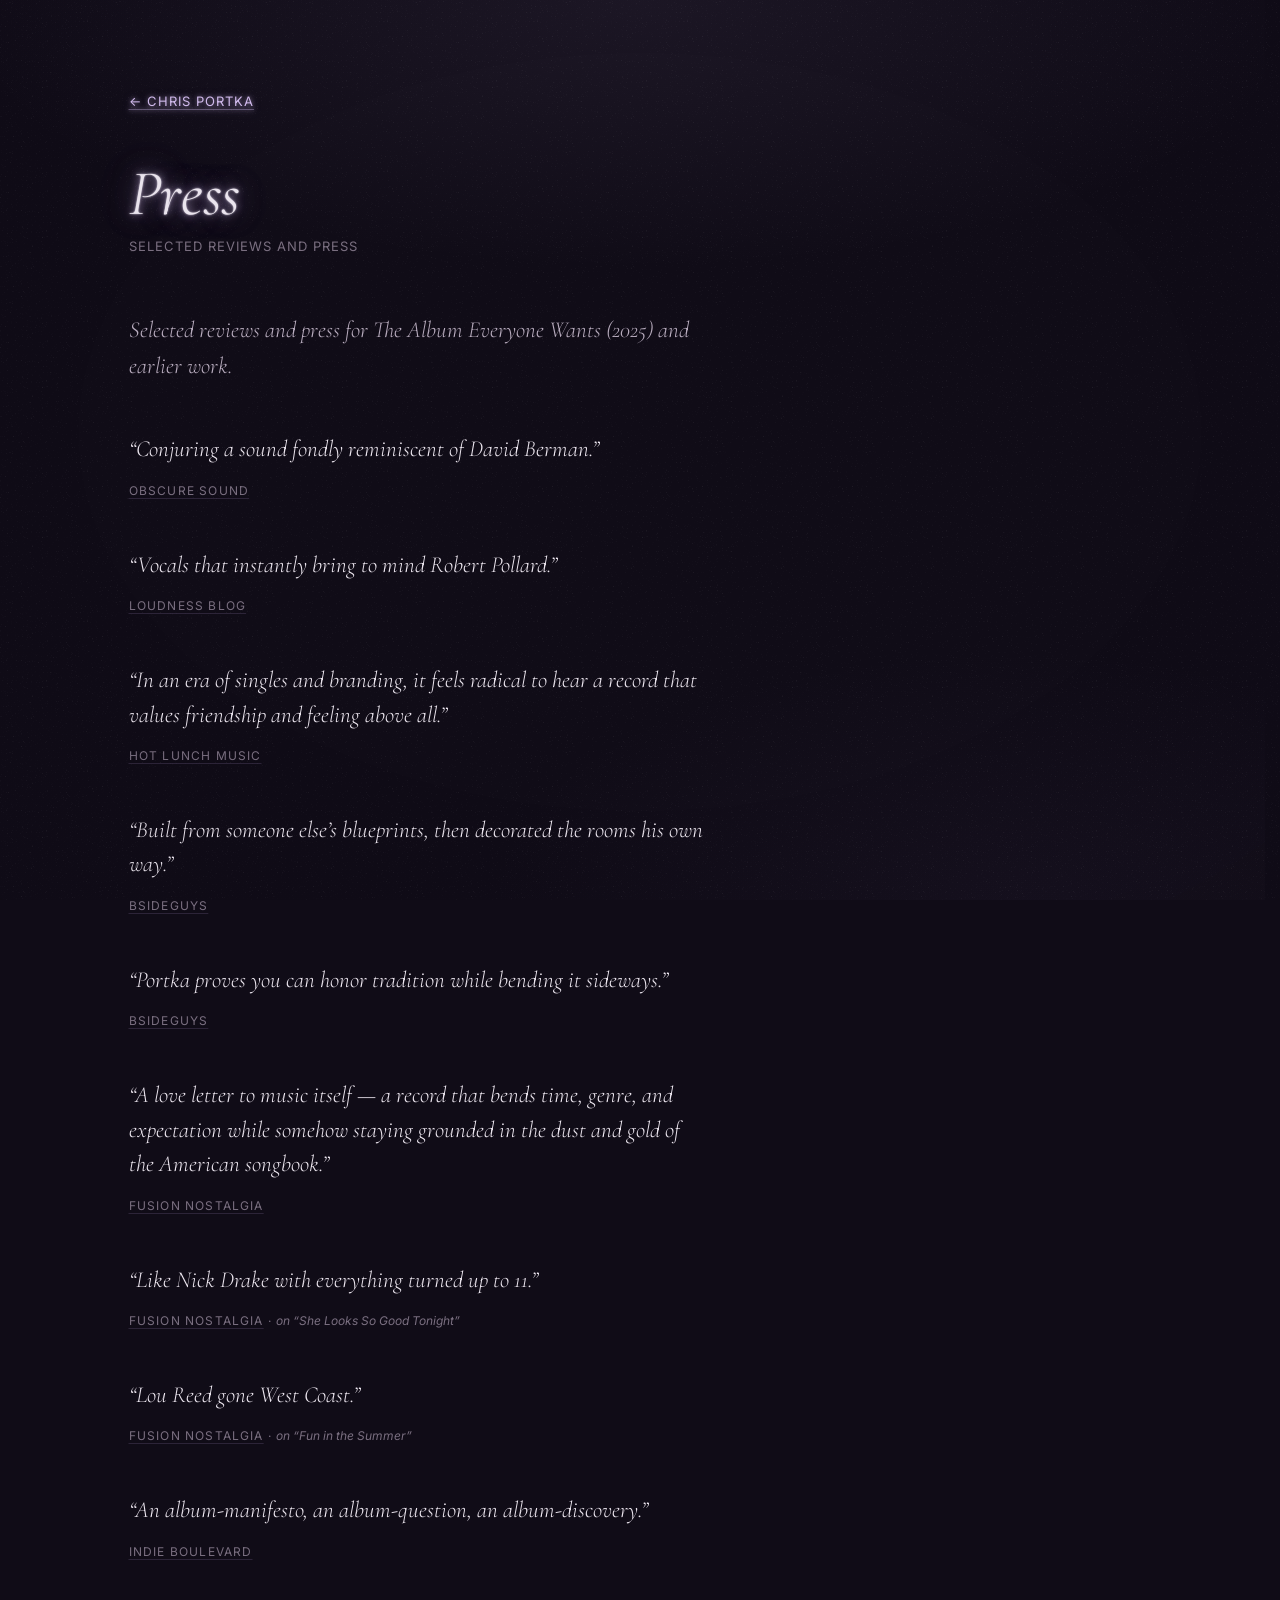
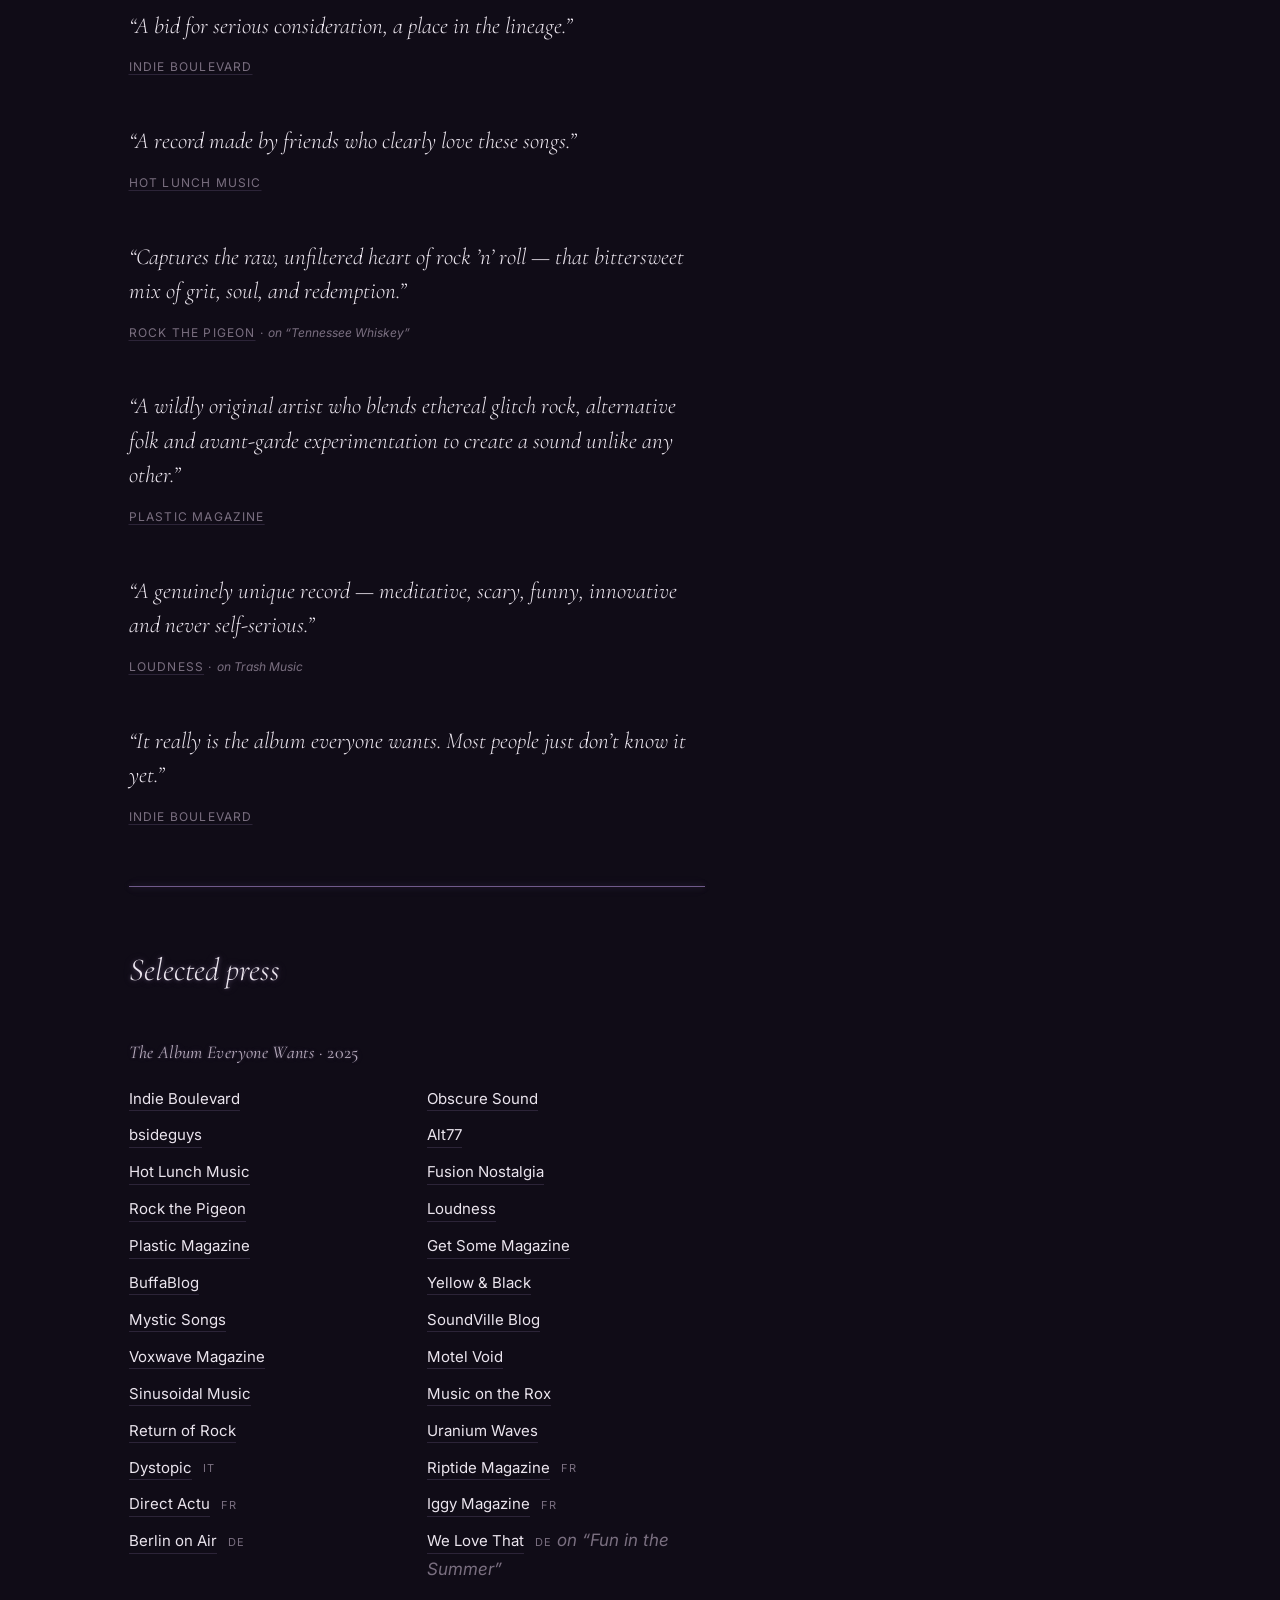
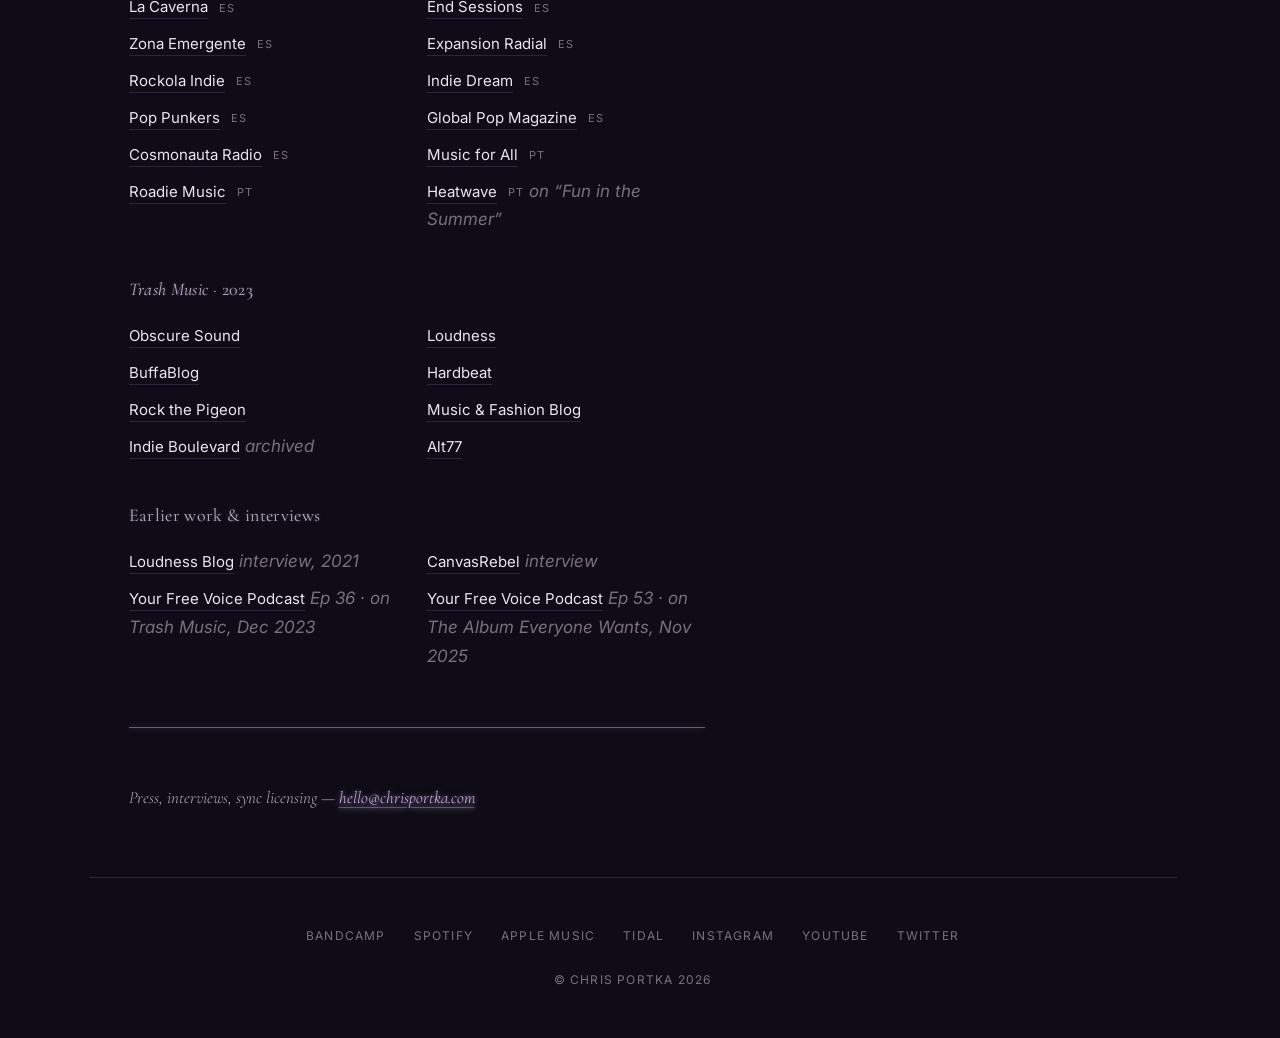
<file: press.html>
<!doctype html>
<html lang="en">
<head>
  <meta charset="utf-8">
  <meta name="viewport" content="width=device-width, initial-scale=1">
  <title>Press — Chris Portka</title>
  <meta name="description" content="Selected reviews and press for Chris Portka — The Album Everyone Wants (2025), Trash Music (2023), and earlier work.">
  <meta name="theme-color" content="#100c17">
  <link rel="canonical" href="https://chrisportka.com/press">

  <meta property="og:type" content="website">
  <meta property="og:title" content="Press — Chris Portka">
  <meta property="og:description" content="Selected reviews and press for Chris Portka.">
  <meta property="og:url" content="https://chrisportka.com/press">
  <meta property="og:image" content="https://chrisportka.com/assets/og-image.jpg">
  <meta property="og:image:width" content="1200">
  <meta property="og:image:height" content="630">
  <meta property="og:image:alt" content="Portrait of Chris Portka">
  <meta property="og:site_name" content="Chris Portka">

  <meta name="twitter:card" content="summary_large_image">
  <meta name="twitter:title" content="Press — Chris Portka">
  <meta name="twitter:description" content="Selected reviews and press for Chris Portka.">
  <meta name="twitter:image" content="https://chrisportka.com/assets/og-image.jpg">
  <meta name="twitter:image:alt" content="Portrait of Chris Portka">
  <meta name="twitter:site" content="@chrisportka">
  <meta name="twitter:creator" content="@chrisportka">

  <link rel="icon" type="image/svg+xml" href="/assets/favicon.svg">
  <link rel="icon" type="image/png" sizes="48x48" href="/favicon-48.png">
  <link rel="icon" type="image/png" sizes="192x192" href="/icon-192.png">
  <link rel="apple-touch-icon" sizes="180x180" href="/apple-touch-icon.png">
  <link rel="manifest" href="/site.webmanifest">
  <link rel="preconnect" href="https://fonts.googleapis.com">
  <link rel="preconnect" href="https://fonts.gstatic.com" crossorigin>
  <link href="https://fonts.googleapis.com/css2?family=Cormorant+Garamond:ital,wght@0,300;0,400;0,500;1,300;1,400;1,500&family=Inter:wght@400;500&display=swap" rel="stylesheet">
  <link rel="stylesheet" href="/assets/style.css">
</head>
<body>

<main>
  <section class="release sub-page">
    <p class="back-link"><a href="/" class="neon-link">&larr; Chris Portka</a></p>

    <h1 class="album-title">Press</h1>
    <p class="album-kicker">Selected reviews and press</p>

    <p class="lede sub-lede">Selected reviews and press for <em>The Album Everyone Wants</em> (2025) and earlier work.</p>

    <ol class="press-quotes press-quotes--full">
      <li>
        <blockquote>
          <p>&ldquo;Conjuring a sound fondly reminiscent of David Berman.&rdquo;</p>
          <cite><a href="https://www.obscuresound.com/2025/09/chris-portka-the-album-everyone-wants/" target="_blank" rel="noopener">Obscure Sound</a></cite>
        </blockquote>
      </li>
      <li>
        <blockquote>
          <p>&ldquo;Vocals that instantly bring to mind Robert Pollard.&rdquo;</p>
          <cite><a href="https://www.loudnessblog.com/chrisportka" target="_blank" rel="noopener">Loudness Blog</a></cite>
        </blockquote>
      </li>
      <li>
        <blockquote>
          <p>&ldquo;In an era of singles and branding, it feels radical to hear a record that values friendship and feeling above all.&rdquo;</p>
          <cite><a href="https://hotlunchmusic.com/2025/10/06/chris-portka-the-album-everyone-wants-is-raw-organic-authentic-music-with-a-great-mix/" target="_blank" rel="noopener">Hot Lunch Music</a></cite>
        </blockquote>
      </li>
      <li>
        <blockquote>
          <p>&ldquo;Built from someone else&rsquo;s blueprints, then decorated the rooms his own way.&rdquo;</p>
          <cite><a href="https://bsideguys.com/2025/10/03/album-review-chris-portka-the-album-everyone-wants/" target="_blank" rel="noopener">bsideguys</a></cite>
        </blockquote>
      </li>
      <li>
        <blockquote>
          <p>&ldquo;Portka proves you can honor tradition while bending it sideways.&rdquo;</p>
          <cite><a href="https://bsideguys.com/2025/10/03/album-review-chris-portka-the-album-everyone-wants/" target="_blank" rel="noopener">bsideguys</a></cite>
        </blockquote>
      </li>
      <li>
        <blockquote>
          <p>&ldquo;A love letter to music itself &mdash; a record that bends time, genre, and expectation while somehow staying grounded in the dust and gold of the American songbook.&rdquo;</p>
          <cite><a href="https://fusionostalgia.com/chris-portka-crafts-a-timeless-twisted-classic-in-the-album-everyone-wants/" target="_blank" rel="noopener">Fusion Nostalgia</a></cite>
        </blockquote>
      </li>
      <li>
        <blockquote>
          <p>&ldquo;Like Nick Drake with everything turned up to 11.&rdquo;</p>
          <cite><a href="https://fusionostalgia.com/chris-portka-crafts-a-timeless-twisted-classic-in-the-album-everyone-wants/" target="_blank" rel="noopener">Fusion Nostalgia</a> &middot; <span class="quote-context">on &ldquo;She Looks So Good Tonight&rdquo;</span></cite>
        </blockquote>
      </li>
      <li>
        <blockquote>
          <p>&ldquo;Lou Reed gone West Coast.&rdquo;</p>
          <cite><a href="https://fusionostalgia.com/chris-portka-crafts-a-timeless-twisted-classic-in-the-album-everyone-wants/" target="_blank" rel="noopener">Fusion Nostalgia</a> &middot; <span class="quote-context">on &ldquo;Fun in the Summer&rdquo;</span></cite>
        </blockquote>
      </li>
      <li>
        <blockquote>
          <p>&ldquo;An album-manifesto, an album-question, an album-discovery.&rdquo;</p>
          <cite><a href="https://indieboulevard.com/2025/09/30/vinyl-mutation-and-memory-inside-chris-portkas-expansive-new-record/" target="_blank" rel="noopener">Indie Boulevard</a></cite>
        </blockquote>
      </li>
      <li>
        <blockquote>
          <p>&ldquo;A bid for serious consideration, a place in the lineage.&rdquo;</p>
          <cite><a href="https://indieboulevard.com/2025/09/30/vinyl-mutation-and-memory-inside-chris-portkas-expansive-new-record/" target="_blank" rel="noopener">Indie Boulevard</a></cite>
        </blockquote>
      </li>
      <li>
        <blockquote>
          <p>&ldquo;A record made by friends who clearly love these songs.&rdquo;</p>
          <cite><a href="https://hotlunchmusic.com/2025/10/06/chris-portka-the-album-everyone-wants-is-raw-organic-authentic-music-with-a-great-mix/" target="_blank" rel="noopener">Hot Lunch Music</a></cite>
        </blockquote>
      </li>
      <li>
        <blockquote>
          <p>&ldquo;Captures the raw, unfiltered heart of rock &rsquo;n&rsquo; roll &mdash; that bittersweet mix of grit, soul, and redemption.&rdquo;</p>
          <cite><a href="https://rockthepigeon.com/2025/11/03/chris-portkas-the-album-everyone-wants-blends-haight-ashbury-spirit-with-american-roots/" target="_blank" rel="noopener">Rock the Pigeon</a> &middot; <span class="quote-context">on &ldquo;Tennessee Whiskey&rdquo;</span></cite>
        </blockquote>
      </li>
      <li>
        <blockquote>
          <p>&ldquo;A wildly original artist who blends ethereal glitch rock, alternative folk and avant-garde experimentation to create a sound unlike any other.&rdquo;</p>
          <cite><a href="https://plasticmag.co.uk/2025/09/chris-portka-releases-brand-new-vinyl-record/" target="_blank" rel="noopener">Plastic Magazine</a></cite>
        </blockquote>
      </li>
      <li>
        <blockquote>
          <p>&ldquo;A genuinely unique record &mdash; meditative, scary, funny, innovative and never self-serious.&rdquo;</p>
          <cite><a href="https://www.loudnessblog.com/trashhhhhh-music" target="_blank" rel="noopener">Loudness</a> &middot; <span class="quote-context">on <em>Trash Music</em></span></cite>
        </blockquote>
      </li>
      <li>
        <blockquote>
          <p>&ldquo;It really is the album everyone wants. Most people just don&rsquo;t know it yet.&rdquo;</p>
          <cite><a href="https://indieboulevard.com/2025/09/30/vinyl-mutation-and-memory-inside-chris-portkas-expansive-new-record/" target="_blank" rel="noopener">Indie Boulevard</a></cite>
        </blockquote>
      </li>
    </ol>

    <hr class="press-divider">

    <h2 class="press-section-heading">Selected press</h2>

    <h3 class="press-album-heading"><em>The Album Everyone Wants</em> &middot; 2025</h3>
    <ul class="reviews-list">
      <li><a href="https://indieboulevard.com/2025/09/30/vinyl-mutation-and-memory-inside-chris-portkas-expansive-new-record/" target="_blank" rel="noopener">Indie Boulevard</a></li>
      <li><a href="https://www.obscuresound.com/2025/09/chris-portka-the-album-everyone-wants/" target="_blank" rel="noopener">Obscure Sound</a></li>
      <li><a href="https://bsideguys.com/2025/10/03/album-review-chris-portka-the-album-everyone-wants/" target="_blank" rel="noopener">bsideguys</a></li>
      <li><a href="https://alt77.com/chris-portka-the-album-everyone-wants-review/" target="_blank" rel="noopener">Alt77</a></li>
      <li><a href="https://hotlunchmusic.com/2025/10/06/chris-portka-the-album-everyone-wants-is-raw-organic-authentic-music-with-a-great-mix/" target="_blank" rel="noopener">Hot Lunch Music</a></li>
      <li><a href="https://fusionostalgia.com/chris-portka-crafts-a-timeless-twisted-classic-in-the-album-everyone-wants/" target="_blank" rel="noopener">Fusion Nostalgia</a></li>
      <li><a href="https://rockthepigeon.com/2025/11/03/chris-portkas-the-album-everyone-wants-blends-haight-ashbury-spirit-with-american-roots/" target="_blank" rel="noopener">Rock the Pigeon</a></li>
      <li><a href="https://www.loudnessblog.com/taew" target="_blank" rel="noopener">Loudness</a></li>
      <li><a href="https://plasticmag.co.uk/2025/09/chris-portka-releases-brand-new-vinyl-record/" target="_blank" rel="noopener">Plastic Magazine</a></li>
      <li><a href="https://getsomemagazine.com/blog/the-album-everyone-wants" target="_blank" rel="noopener">Get Some Magazine</a></li>
      <li><a href="https://buffablog.com/chris-portka-the-album-everyone-wants/" target="_blank" rel="noopener">BuffaBlog</a></li>
      <li><a href="https://yellowblackmusic.com/album-chris-portka-the-album-everyone-wants/" target="_blank" rel="noopener">Yellow &amp; Black</a></li>
      <li><a href="https://www.mysticsons.com/article/chris-portka-album-everyone-wants" target="_blank" rel="noopener">Mystic Songs</a></li>
      <li><a href="https://soundvilleblog.com/2025/09/25/harmonizing-reflection-and-intimacy-in-chris-portkas-new-release-the-album-everyone-wants/" target="_blank" rel="noopener">SoundVille Blog</a></li>
      <li><a href="https://voxwavemag.com/2025/09/25/summer-tales-and-psychedelic-vibes-chris-portkas-new-album-the-album-everyone-wants/" target="_blank" rel="noopener">Voxwave Magazine</a></li>
      <li><a href="https://motelvoid.com/2025/09/25/review-chris-portka-the-album-everyone-wants/" target="_blank" rel="noopener">Motel Void</a></li>
      <li><a href="https://sinusoidalmusic.com/reviews/music-reviews/chris-portka-the-album-everyone-wants/" target="_blank" rel="noopener">Sinusoidal Music</a></li>
      <li><a href="https://musicontherox.com/chris-portka-the-album-everyone-wants-album-review/" target="_blank" rel="noopener">Music on the Rox</a></li>
      <li><a href="https://returnofrock.com/review-chris-portka-the-album-everyone-wants/" target="_blank" rel="noopener">Return of Rock</a></li>
      <li><a href="https://www.uraniumwaves.com/new-music/chris-portkas-new-project-the-album-everyone-wants-balances-indie-folk-warmth-and-psychedelic-edge" target="_blank" rel="noopener">Uranium Waves</a></li>
      <li><a href="https://www.distopic.it/chris-portka-the-album-everyone-wants/" target="_blank" rel="noopener">Dystopic</a> <span class="lang">IT</span></li>
      <li><a href="https://www.riptidemag.fr/indie-noise-et-americana-decalee-le-grand-ecart-de-chris-portka/" target="_blank" rel="noopener">Riptide Magazine</a> <span class="lang">FR</span></li>
      <li><a href="https://direct-actu.fr/2025/09/28/chris-portka-the-album-everyone-wants-review/" target="_blank" rel="noopener">Direct Actu</a> <span class="lang">FR</span></li>
      <li><a href="https://www.iggymagazine.com/chris-portka-the-album-everyone-wants-une-invitation-a-lintrospection-musicale/" target="_blank" rel="noopener">Iggy Magazine</a> <span class="lang">FR</span></li>
      <li><a href="https://www.berlinonair.cc/post/795778154381901824/chris-portka-the-album-everyone-wants-indie" target="_blank" rel="noopener">Berlin on Air</a> <span class="lang">DE</span></li>
      <li><a href="https://www.welovethat.de/2026/chris-portka-fun-in-the-summer/" target="_blank" rel="noopener">We Love That</a> <span class="lang">DE</span> <span class="quote-context">on &ldquo;Fun in the Summer&rdquo;</span></li>
      <li><a href="https://lacaverna.net/chris-portka-explora-tradicion-y-psicodelia-en-su-nuevo-album-the-album-everyone-wants/" target="_blank" rel="noopener">La Caverna</a> <span class="lang">ES</span></li>
      <li><a href="https://endsessions.com.mx/2025/09/22/chris-portka-the-album-everyone-wants/" target="_blank" rel="noopener">End Sessions</a> <span class="lang">ES</span></li>
      <li><a href="https://www.zonaemergente.com/2025/09/the-album-everyone-wants-chris-portka.html" target="_blank" rel="noopener">Zona Emergente</a> <span class="lang">ES</span></li>
      <li><a href="https://www.expansionradial.mx/chris-portka-the-album-everyone-wants-2025/" target="_blank" rel="noopener">Expansion Radial</a> <span class="lang">ES</span></li>
      <li><a href="https://www.rockolaindie.com/2025/09/chris-portka-album-everyone-wants-ri.html" target="_blank" rel="noopener">Rockola Indie</a> <span class="lang">ES</span></li>
      <li><a href="https://www.indiedream.com.mx/2025/09/chris-portka-album-everyone-wants.html" target="_blank" rel="noopener">Indie Dream</a> <span class="lang">ES</span></li>
      <li><a href="https://www.poppunkers.com.mx/2025/09/chris-portka-album-everyone-wants.html" target="_blank" rel="noopener">Pop Punkers</a> <span class="lang">ES</span></li>
      <li><a href="https://global-pop-magazine.com/chris-portka-the-album-everyone-wants/" target="_blank" rel="noopener">Global Pop Magazine</a> <span class="lang">ES</span></li>
      <li><a href="https://cosmonautaradio.com.mx/2025/09/26/chris-portka-the-album-everyone-wants/" target="_blank" rel="noopener">Cosmonauta Radio</a> <span class="lang">ES</span></li>
      <li><a href="https://musicforall.com.br/chris-portka-confira-o-excelente-trabalho-autoral-e-de-releituras-the-album-everyone-wants/" target="_blank" rel="noopener">Music for All</a> <span class="lang">PT</span></li>
      <li><a href="https://roadie-music.com/the-album-everyone-wants-novo-album-de-chris-portka-mistura-indie-rock-e-psicodelia/" target="_blank" rel="noopener">Roadie Music</a> <span class="lang">PT</span></li>
      <li><a href="https://heatwavecombr.wordpress.com/2026/09/27/chris-portka-fun-in-the-summer/" target="_blank" rel="noopener">Heatwave</a> <span class="lang">PT</span> <span class="quote-context">on &ldquo;Fun in the Summer&rdquo;</span></li>
    </ul>

    <h3 class="press-album-heading"><em>Trash Music</em> &middot; 2023</h3>
    <ul class="reviews-list">
      <li><a href="https://www.obscuresound.com/2023/09/chris-portka-trash-music-vinyl-release/" target="_blank" rel="noopener">Obscure Sound</a></li>
      <li><a href="https://www.loudnessblog.com/trashhhhhh-music" target="_blank" rel="noopener">Loudness</a></li>
      <li><a href="https://buffablog.com/chris-portka-trash-music/" target="_blank" rel="noopener">BuffaBlog</a></li>
      <li><a href="https://hardbeat.co.uk/2023/10/19/album-review-chris-portka-trash-music/" target="_blank" rel="noopener">Hardbeat</a></li>
      <li><a href="https://rockthepigeon.com/2023/10/12/an-interview-with-chris-portka-vinyl-release-of-trash-music/" target="_blank" rel="noopener">Rock the Pigeon</a></li>
      <li><a href="https://musicfashionblog.com/trash-music-chris-portka/" target="_blank" rel="noopener">Music &amp; Fashion Blog</a></li>
      <li><a href="https://web.archive.org/web/20231119023625/https://www.indieboulevard.com/post/sound-as-art-a-critical-examination-of-chris-portka-s-new-album-and-its-phenomena" target="_blank" rel="noopener">Indie Boulevard</a> <span class="quote-context">archived</span></li>
      <li><a href="https://alt77.com/chris-portka-trash-music/" target="_blank" rel="noopener">Alt77</a></li>
    </ul>

    <h3 class="press-album-heading">Earlier work &amp; interviews</h3>
    <ul class="reviews-list">
      <li><a href="https://www.loudnessblog.com/chrisportka" target="_blank" rel="noopener">Loudness Blog</a> <span class="quote-context">interview, 2021</span></li>
      <li><a href="https://canvasrebel.com/meet-chris-portka/" target="_blank" rel="noopener">CanvasRebel</a> <span class="quote-context">interview</span></li>
      <li><a href="https://yourfreevoice.com/episode/ep-36-my-interview-with-trash-musician-and-singer-%E2%9D%A4%EF%B8%8F-chris-portka/" target="_blank" rel="noopener">Your Free Voice Podcast</a> <span class="quote-context">Ep 36 &middot; on <em>Trash Music</em>, Dec 2023</span></li>
      <li><a href="https://yourfreevoice.com/episode/ep-53-the-album-everyone-wants-with-chris-portka/" target="_blank" rel="noopener">Your Free Voice Podcast</a> <span class="quote-context">Ep 53 &middot; on <em>The Album Everyone Wants</em>, Nov 2025</span></li>
    </ul>

    <hr class="press-divider">

    <p class="press-inquiries">Press, interviews, sync licensing &mdash; <a href="mailto:hello@chrisportka.com" class="neon-link">hello@chrisportka.com</a></p>
  </section>
</main>

<footer class="site-footer">
  <nav class="footer-links" aria-label="Elsewhere">
    <a href="https://cportka.bandcamp.com">Bandcamp</a>
    <a href="https://open.spotify.com/artist/43at57fnGGql0yMxsOt9CS">Spotify</a>
    <a href="https://music.apple.com/us/artist/chris-portka/1528866398">Apple Music</a>
    <a href="https://tidal.com/browse/artist/21030421">Tidal</a>
    <a href="https://www.instagram.com/chrisportka">Instagram</a>
    <a href="https://www.youtube.com/@chrisportka">YouTube</a>
    <a href="https://twitter.com/chrisportka">Twitter</a>
  </nav>
  <p class="copy">&copy; Chris Portka <span id="year">2026</span></p>
</footer>

<script>document.getElementById('year').textContent = new Date().getFullYear();</script>
</body>
</html>
</file>
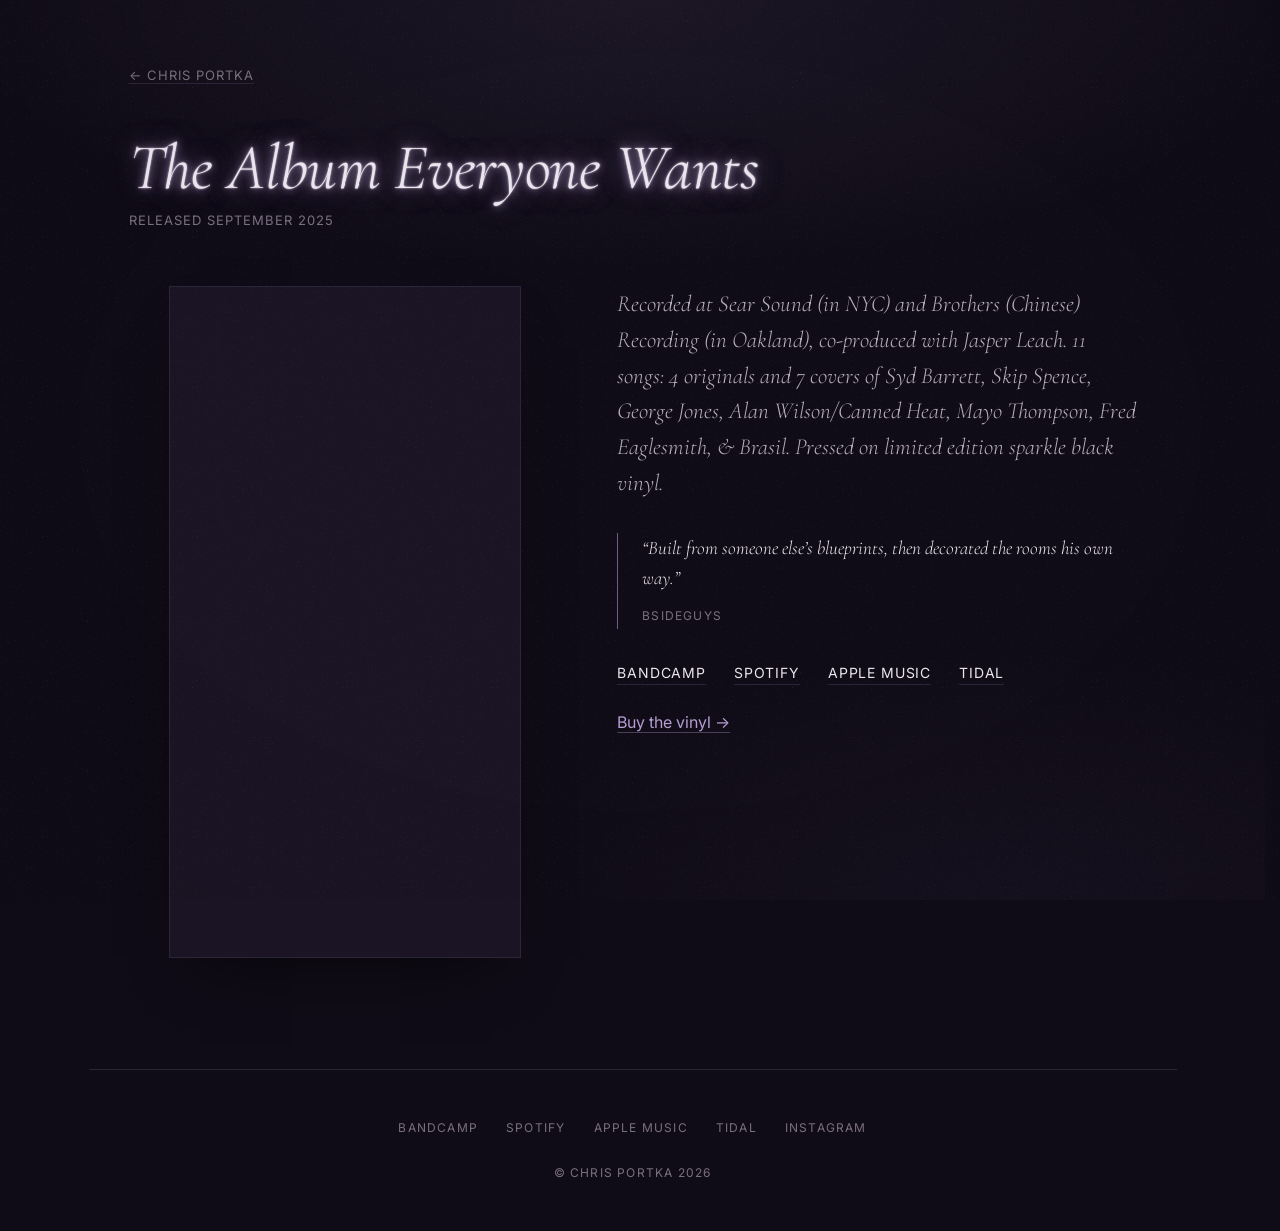
<file: releases/the-album-everyone-wants.html>
<!doctype html>
<html lang="en">
<head>
  <meta charset="utf-8">
  <meta name="viewport" content="width=device-width, initial-scale=1">
  <title>The Album Everyone Wants — Chris Portka</title>
  <meta name="description" content="The Album Everyone Wants by Chris Portka. Recorded at Sear Sound (in NYC) and Brothers (Chinese) Recording (in Oakland), co-produced with Jasper Leach. Out now.">
  <meta name="theme-color" content="#100c17">
  <link rel="canonical" href="https://chrisportka.com/releases/the-album-everyone-wants">

  <meta property="og:type" content="music.album">
  <meta property="og:title" content="The Album Everyone Wants — Chris Portka">
  <meta property="og:description" content="Recorded at Sear Sound (in NYC) and Brothers (Chinese) Recording (in Oakland), co-produced with Jasper Leach. 11 songs: 4 originals and 7 covers. Pressed on limited edition sparkle black vinyl.">
  <meta property="og:url" content="https://chrisportka.com/releases/the-album-everyone-wants">
  <meta property="og:image" content="https://chrisportka.com/assets/albums/small-album-ew-cover.jpg">
  <meta property="og:image:width" content="800">
  <meta property="og:image:height" content="800">
  <meta property="og:image:alt" content="Cover art for The Album Everyone Wants by Chris Portka">
  <meta property="og:site_name" content="Chris Portka">

  <meta name="twitter:card" content="summary">
  <meta name="twitter:title" content="The Album Everyone Wants — Chris Portka">
  <meta name="twitter:description" content="11 songs: 4 originals and 7 covers. Pressed on limited edition sparkle black vinyl. Out now.">
  <meta name="twitter:image" content="https://chrisportka.com/assets/albums/small-album-ew-cover.jpg">
  <meta name="twitter:image:alt" content="Cover art for The Album Everyone Wants by Chris Portka">
  <meta name="twitter:site" content="@chrisportka">
  <meta name="twitter:creator" content="@chrisportka">

  <link rel="icon" type="image/svg+xml" href="/assets/favicon.svg">
  <link rel="icon" type="image/png" sizes="48x48" href="/favicon-48.png">
  <link rel="icon" type="image/png" sizes="192x192" href="/icon-192.png">
  <link rel="apple-touch-icon" sizes="180x180" href="/apple-touch-icon.png">
  <link rel="manifest" href="/site.webmanifest">
  <link rel="preconnect" href="https://fonts.googleapis.com">
  <link rel="preconnect" href="https://fonts.gstatic.com" crossorigin>
  <link href="https://fonts.googleapis.com/css2?family=Cormorant+Garamond:ital,wght@0,300;0,400;0,500;1,300;1,400;1,500&family=Inter:wght@400;500&display=swap" rel="stylesheet">
  <link rel="stylesheet" href="/assets/style.css">

  <script type="application/ld+json">
  {
    "@context": "https://schema.org",
    "@type": "MusicAlbum",
    "name": "The Album Everyone Wants",
    "byArtist": {
      "@type": "MusicGroup",
      "name": "Chris Portka",
      "url": "https://chrisportka.com"
    },
    "datePublished": "2025-09",
    "image": "https://chrisportka.com/assets/albums/small-album-ew-cover.jpg",
    "url": "https://chrisportka.com/releases/the-album-everyone-wants",
    "recordLabel": "Independent",
    "producer": [
      { "@type": "Person", "name": "Chris Portka" },
      { "@type": "Person", "name": "Jasper Leach" }
    ]
  }
  </script>
</head>
<body>

<main>
  <section class="release">
    <p class="back-link"><a href="/">&larr; Chris Portka</a></p>

    <h1 class="album-title">The Album Everyone Wants</h1>
    <p class="album-kicker">Released September 2025</p>

    <div class="release-grid">
      <figure class="album-cover album-cover--tracklist">
        <iframe
          title="The Album Everyone Wants on Bandcamp"
          src="https://bandcamp.com/EmbeddedPlayer/album=3141064362/size=large/bgcol=100c17/linkcol=b59dd1/tracklist=true/transparent=true/"
          seamless
          loading="lazy">
          <a href="https://cportka.bandcamp.com/album/the-album-everyone-wants">The Album Everyone Wants by chris portka</a>
        </iframe>
      </figure>

      <div class="release-text">
        <p class="lede">Recorded at Sear Sound (in NYC) and Brothers (Chinese) Recording (in Oakland), co-produced with Jasper Leach. 11 songs: 4 originals and 7 covers of Syd Barrett, Skip Spence, George Jones, Alan Wilson/Canned Heat, Mayo Thompson, Fred Eaglesmith, &amp; Brasil. Pressed on limited edition sparkle black vinyl.</p>

        <blockquote class="pull-quote">
          <p>&ldquo;Built from someone else&rsquo;s blueprints, then decorated the rooms his own way.&rdquo;</p>
          <cite>bsideguys</cite>
        </blockquote>

        <ul class="streaming-row" aria-label="Listen on">
          <li><a href="https://cportka.bandcamp.com/album/the-album-everyone-wants">Bandcamp</a></li>
          <li><a href="https://open.spotify.com/artist/43at57fnGGql0yMxsOt9CS">Spotify</a></li>
          <li><a href="https://music.apple.com/us/artist/chris-portka/1528866398">Apple Music</a></li>
          <li><a href="https://tidal.com/browse/artist/21030421">Tidal</a></li>
        </ul>

        <p class="vinyl-link"><a href="https://www.seekcollective.com/products/vinyl-the-album-everyone-wants" class="arrow-link">Buy the vinyl &rarr;</a></p>
      </div>
    </div>
  </section>
</main>

<footer class="site-footer">
  <nav class="footer-links" aria-label="Elsewhere">
    <a href="https://cportka.bandcamp.com">Bandcamp</a>
    <a href="https://open.spotify.com/artist/43at57fnGGql0yMxsOt9CS">Spotify</a>
    <a href="https://music.apple.com/us/artist/chris-portka/1528866398">Apple Music</a>
    <a href="https://tidal.com/browse/artist/21030421">Tidal</a>
    <a href="https://www.instagram.com/chrisportka">Instagram</a>
  </nav>
  <p class="copy">&copy; Chris Portka <span id="year">2026</span></p>
</footer>

<script>document.getElementById('year').textContent = new Date().getFullYear();</script>
</body>
</html>
</file>
<file: assets/style.css>
/* =========================================================================
   chrisportka.com — dark, smokey, lavender.
   Cormorant Garamond italic for headlines. Inter for body. One accent.
   ========================================================================= */

:root {
  --bg: #100c17;
  --bg-raised: #1a1424;
  --bg-deep: #0a070f;
  --ink: #ebe5ee;
  --ink-soft: #b8acbe;
  --ink-muted: #7a6f80;
  --accent: #b59dd1;
  --accent-bright: #d4bdf0;
  --accent-deep: #6f5a8a;
  --rule: #2c2438;

  --serif: "Cormorant Garamond", "EB Garamond", Georgia, "Times New Roman", serif;
  --sans: "Inter", -apple-system, BlinkMacSystemFont, "Segoe UI", Helvetica, Arial, sans-serif;

  --measure: 36rem;
  --wide: 68rem;
  --gutter: clamp(1.25rem, 4vw, 2.5rem);
}

/* ---------- Reset ---------- */
*, *::before, *::after { box-sizing: border-box; }
html {
  -webkit-text-size-adjust: 100%;
  font-optical-sizing: auto;
  background: var(--bg);
  /* reserve the scrollbar lane up front — otherwise the bar appears
     after first paint and shifts the whole page (the hero California
     visibly jumps left on some loads) */
  scrollbar-gutter: stable;
}
body {
  margin: 0;
  color: var(--ink);
  font-family: var(--sans);
  font-size: clamp(1rem, 0.95rem + 0.3vw, 1.0625rem);
  line-height: 1.7;
  font-weight: 400;
  -webkit-font-smoothing: antialiased;
  -moz-osx-font-smoothing: grayscale;
  background:
    radial-gradient(ellipse 90% 50% at 50% 0%, rgba(181, 157, 209, 0.08) 0%, transparent 60%),
    radial-gradient(ellipse 60% 40% at 80% 100%, rgba(111, 90, 138, 0.06) 0%, transparent 70%),
    var(--bg);
  background-attachment: fixed;
  min-height: 100vh;
  overflow-x: hidden;   /* keep wind-drifting lore wisps from causing sideways scroll */
}
/* Film grain — a whisper of 35mm noir texture over everything. Sparse
   light specks (baked into the noise's alpha) drift on a slow shuffle,
   so it reads as living grain without washing out the dark palette. No
   blend mode (keeps it iOS-safe); kept very faint on purpose. */
body::after {
  content: "";
  position: fixed;
  inset: 0;
  z-index: 60;
  pointer-events: none;
  opacity: 0.5;
  background-image: url("data:image/svg+xml,<svg xmlns='http://www.w3.org/2000/svg' width='150' height='150'><filter id='g'><feTurbulence type='fractalNoise' baseFrequency='0.8' numOctaves='2' stitchTiles='stitch' result='n'/><feColorMatrix in='n' type='matrix' values='0 0 0 0 1 0 0 0 0 1 0 0 0 0 1 0 0 0 0.55 -0.36'/></filter><rect width='150' height='150' filter='url(%23g)'/></svg>");
  background-size: 150px 150px;
  animation: film-grain 1.1s steps(3) infinite;
}
@keyframes film-grain {
  0%   { background-position: 0 0; }
  33%  { background-position: -38px 26px; }
  66%  { background-position: 22px -32px; }
  100% { background-position: 0 0; }
}
/* The Roadhouse hum — the room breathing. A soft dark vignette that
   swells and eases at the page edges on a slow cycle, punctuated by a
   couple of quick electrical buzz-flickers (a struggling ballast). The
   center stays clear so content is untouched; motion-gated below. */
body::before {
  content: "";
  position: fixed;
  inset: 0;
  z-index: 55;
  pointer-events: none;
  background: radial-gradient(ellipse 125% 120% at 50% 48%, transparent 34%, #05030a 100%);
  opacity: 0.12;
  animation: roadhouse-hum 9s ease-in-out infinite;
}
@keyframes roadhouse-hum {
  0%   { opacity: 0.12; }
  22%  { opacity: 0.44; }
  25%  { opacity: 0.20; }   /* buzz flicker */
  28%  { opacity: 0.46; }
  46%  { opacity: 0.10; }
  60%  { opacity: 0.5; }    /* deepest breath */
  62%  { opacity: 0.24; }   /* second flicker */
  64%  { opacity: 0.47; }
  82%  { opacity: 0.09; }
  100% { opacity: 0.12; }
}
img { max-width: 100%; height: auto; display: block; }
a {
  color: var(--accent);
  text-decoration: underline;
  text-underline-offset: 0.22em;
  text-decoration-thickness: 1px;
  text-decoration-color: rgba(181, 157, 209, 0.35);
  transition: color 200ms ease, text-decoration-color 200ms ease;
}
a:hover {
  color: var(--accent-bright);
  text-decoration-color: var(--accent-bright);
}
h1, h2, h3 {
  font-family: var(--serif);
  color: var(--ink);
  font-weight: 300;
  letter-spacing: 0;
}
p { margin: 0 0 1em; }

.visually-hidden {
  position: absolute; width: 1px; height: 1px; padding: 0; overflow: hidden;
  clip: rect(0 0 0 0); white-space: nowrap; border: 0;
}

/* ---------- Layout rhythm ---------- */
main { display: block; }
section {
  padding: clamp(2rem, 5vw, 4rem) var(--gutter);
  max-width: var(--wide);
  margin: 0 auto;
}
.section-heading {
  font-family: var(--serif);
  font-size: clamp(1.5rem, 1.1rem + 1.4vw, 2rem);
  margin: 0 0 2.5rem;
  font-style: italic;
  font-weight: 300;
  color: var(--ink);
  letter-spacing: 0;
  /* subtle neon — a quiet steady halo. The accent rule beneath already
     carries the flicker, so the heading holds still and lets it talk. */
  text-shadow:
    0 0 4px rgba(212, 189, 240, 0.35),
    0 0 12px rgba(181, 157, 209, 0.22);
}
.section-heading::after {
  content: "";
  display: block;
  width: 2.5rem;
  height: 1px;
  background: var(--accent);
  box-shadow: 0 0 5px rgba(181, 157, 209, 0.5), 0 0 10px rgba(181, 157, 209, 0.28);
  margin-top: 1.5rem;
  /* the accent rule reads as a small lit neon bar, with a slow, rare
     flicker so the neon motif carries quietly down the page */
  animation: rule-neon 9s ease-in-out infinite;
}
@keyframes rule-neon {
  0%, 62%, 68%, 100% {
    background: var(--accent);
    box-shadow: 0 0 5px rgba(181, 157, 209, 0.5), 0 0 10px rgba(181, 157, 209, 0.28);
  }
  64% { background: var(--accent-deep); box-shadow: 0 0 2px rgba(181, 157, 209, 0.2); }
  66% { background: var(--accent-bright); box-shadow: 0 0 6px rgba(212, 189, 240, 0.6), 0 0 13px rgba(181, 157, 209, 0.35); }
}

/* ---------- Hero ---------- */
.hero {
  max-width: none;
  padding: 0;
  margin: 0;
  display: grid;
  grid-template-columns: 1fr;
  /* Solid, uniform background across the whole hero so the two desktop
     columns match. Without this the text column shows the body's lavender
     radial glow (slightly lighter than the portrait's fade-to-bg edge),
     which reads as a vertical seam where the columns meet. The portrait
     fades to this same var(--bg), so the photo now dissolves seamlessly
     into the column beside it. */
  background: var(--bg);
}
.portrait {
  margin: 0;
  position: relative;
  background: var(--bg-deep);
  aspect-ratio: 1 / 1;
  overflow: hidden;
}
.portrait img {
  width: 100%;
  height: 100%;
  object-fit: cover;
  object-position: center center;
}
/* Vignette every edge of the portrait into the page background so the
   photo dissolves to black on all four sides instead of ending on hard
   rectangular edges. Two stacked gradients: one fades left+right, the
   other top+bottom; painted on top of the img and the smoke (::after is
   the last child) so both fade together. Bottom fades hardest since the
   name section sits directly below. */
.portrait::after {
  content: "";
  position: absolute;
  inset: 0;
  pointer-events: none;
  background:
    linear-gradient(to right,  var(--bg) 0%, transparent 14%, transparent 86%, var(--bg) 100%),
    linear-gradient(to bottom, var(--bg) 0%, transparent 8%,  transparent 68%, var(--bg) 100%);
}
/* Smoke wafting over the portrait. Real wisps come from SVG fractal
   noise (feTurbulence), not gradients — gradients only ever read as a
   glow. Two tiled noise layers drift upward at different speeds
   (parallax) via background-position, which loops seamlessly because the
   tiles are stitched. A radial mask fades the whole layer out before any
   edge, so the smoke dissipates instead of ending on a hard rectangle.
   The wisps are light lavender on a dark photo, so plain alpha reads the
   same as a lighten blend would — and we deliberately avoid
   `mix-blend-mode` here because iOS Safari mis-composites blend + mask
   together into a colored (red) band at the mask edge. Kept faint on
   purpose. */
.portrait-smoke {
  position: absolute;
  inset: 0;
  pointer-events: none;
  overflow: hidden;
  isolation: isolate;
  -webkit-mask-image: radial-gradient(135% 115% at 50% 30%, #000 30%, rgba(0,0,0,0.35) 60%, transparent 88%);
          mask-image: radial-gradient(135% 115% at 50% 30%, #000 30%, rgba(0,0,0,0.35) 60%, transparent 88%);
}
.portrait-smoke::before,
.portrait-smoke::after {
  content: "";
  position: absolute;
  inset: -20%;
  background-repeat: repeat;
  will-change: background-position;
}
.portrait-smoke::before {
  background-image: url("data:image/svg+xml,<svg xmlns='http://www.w3.org/2000/svg' width='600' height='600'><filter id='s' filterUnits='userSpaceOnUse' x='0' y='0' width='600' height='600'><feTurbulence type='fractalNoise' baseFrequency='0.022 0.008' numOctaves='4' seed='4' stitchTiles='stitch' result='n'/><feColorMatrix in='n' type='matrix' values='0 0 0 0 0.84 0 0 0 0 0.75 0 0 0 0 0.92 0 0 0 1.3 -0.62'/></filter><rect width='600' height='600' filter='url(%23s)'/></svg>");
  background-size: 600px 600px;
  opacity: 0.20;
  filter: blur(2.5px);
  animation: smoke-a 34s linear infinite;
}
.portrait-smoke::after {
  background-image: url("data:image/svg+xml,<svg xmlns='http://www.w3.org/2000/svg' width='520' height='520'><filter id='s' filterUnits='userSpaceOnUse' x='0' y='0' width='520' height='520'><feTurbulence type='fractalNoise' baseFrequency='0.032 0.013' numOctaves='3' seed='29' stitchTiles='stitch' result='n'/><feColorMatrix in='n' type='matrix' values='0 0 0 0 0.88 0 0 0 0 0.80 0 0 0 0 0.94 0 0 0 1.2 -0.66'/></filter><rect width='520' height='520' filter='url(%23s)'/></svg>");
  background-size: 520px 520px;
  opacity: 0.14;
  filter: blur(1.5px);
  animation: smoke-b 52s linear infinite;
}
/* upward drift; the X offset adds a slow lateral sway. Seamless because
   the noise tiles, so the loop never shows a seam. */
@keyframes smoke-a {
  from { background-position: 0 0; }
  to   { background-position: -120px -600px; }
}
@keyframes smoke-b {
  from { background-position: 0 0; }
  to   { background-position: 90px -520px; }
}
/* Lore wisps — faint silhouettes that drift in and out on the wind,
   behind the text (z-index:-1) so they never touch legibility. Kept very
   transparent (~10% peak) so they read as whisps, not features. The
   chicken is the exception: it holds still, low in the outro. */
.lore-symbols { position: absolute; width: 0; height: 0; overflow: hidden; }
#discography, #stay { position: relative; }
.lore-hint {
  position: absolute;
  display: block;
  height: auto;
  color: #b9a6d6;
  opacity: 0;
  pointer-events: none;
  z-index: 0;
  overflow: visible;
  will-change: transform, opacity;
}
/* two winds, opposite directions, so wisps blow both ways across the page */
@keyframes lore-wind-a {
  0%   { opacity: 0;    transform: translate(-70px, 10px) rotate(-5deg) scale(0.95); }
  22%  { opacity: 0.11; }
  55%  {                transform: translate(45px, -8px) rotate(3deg) scale(1.03); }
  80%  { opacity: 0.07; }
  100% { opacity: 0;    transform: translate(150px, 8px) rotate(6deg) scale(1); }
}
@keyframes lore-wind-b {
  0%   { opacity: 0;    transform: translate(80px, -8px) rotate(5deg) scale(1); }
  25%  { opacity: 0.10; }
  55%  {                transform: translate(-35px, 10px) rotate(-3deg) scale(0.96); }
  82%  { opacity: 0.06; }
  100% { opacity: 0;    transform: translate(-140px, -6px) rotate(-6deg) scale(1.03); }
}
.lore-hint--branch { top: 6%;   left: 3%;  width: 12rem;  animation: lore-wind-a 33s linear infinite; animation-delay: -3s; }
.lore-hint--owl    { bottom: 24%; right: 8%; width: 4.6rem; animation: lore-wind-b 27s linear infinite; animation-delay: -13s; }
.lore-hint--moon   { top: 14%;  right: 8%; width: 3.4rem; animation: lore-wind-a 30s linear infinite; animation-delay: -8s; }
.lore-hint--dog    { bottom: 8%; left: 5%; width: 4.6rem; animation: lore-wind-b 38s linear infinite; animation-delay: -22s; }
.lore-hint--leaf   { top: 10%;  right: 12%; width: 2.5rem; animation: lore-wind-a 21s linear infinite; animation-delay: -6s; }
/* chicken — the one the user likes; stays put, low in the outro, nudged
   up so it overlaps the final line (absolute, so text never shifts). */
.lore-hint--chicken {
  bottom: 3.5rem;
  right: 9%;
  width: 3.6rem;
  opacity: 0.2;
  z-index: 0;
  animation: lore-sway 15s ease-in-out infinite;
}
@keyframes lore-sway {
  0%, 100% { transform: translateY(0) rotate(0deg); opacity: 0.2; }
  50% { transform: translateY(-5px) rotate(-1.2deg); opacity: 0.14; }
}

/* About + Press — two staggered columns on desktop, stacked on mobile. */
.about-press > section { position: relative; }
@media (min-width: 900px) {
  .about-press {
    display: grid;
    grid-template-columns: 1fr 1fr;
    gap: clamp(2rem, 5vw, 4.5rem);
    align-items: start;
    max-width: var(--wide);
    margin: 0 auto;
    padding: clamp(2rem, 5vw, 4rem) var(--gutter);
  }
  .about-press > section {
    max-width: none;
    margin: 0;
    padding: 0;
  }
  .about-press .bio p { max-width: none; }
  .about-press .press-quotes { max-width: none; }
  /* stagger: Press sits a little lower than About */
  .about-press > #press { margin-top: 4.5rem; }
  /* a touch more compact for breathing room */
  .about-press .press-quotes li { margin-bottom: 1.75rem; }
  .about-press .press-quotes li:last-child { margin-bottom: 2rem; }
}
.hero-text {
  padding: clamp(2rem, 6vw, 4rem) var(--gutter) clamp(3rem, 8vw, 5rem);
  text-align: center;
  max-width: var(--measure);
  margin: 0 auto;
}
h1#name {
  font-family: var(--serif);
  font-style: italic;
  font-weight: 300;
  font-size: clamp(3.5rem, 7vw + 1rem, 7rem);
  line-height: 0.95;
  margin: 0 0 1.25rem;
  letter-spacing: -0.005em;
  color: var(--ink);
  /* Neon-sign glow: a hot near-white tube in a big lavender halo. Two
     buzz clusters per cycle — rapid multi-step stutters with the glow
     collapsing, then an overshoot flare as the tube catches again. */
  text-shadow:
    0 0 2px rgba(248, 242, 255, 0.9),
    0 0 9px rgba(212, 189, 240, 0.75),
    0 0 24px rgba(181, 157, 209, 0.55),
    0 0 48px rgba(181, 157, 209, 0.32),
    0 0 90px rgba(181, 157, 209, 0.18);
  animation: name-neon 9s ease-in-out infinite;
}
@keyframes name-neon {
  0%, 33%, 41%, 62%, 71%, 100% {
    opacity: 1;
    color: var(--ink);
    text-shadow:
      0 0 2px rgba(248, 242, 255, 0.9),
      0 0 9px rgba(212, 189, 240, 0.75),
      0 0 24px rgba(181, 157, 209, 0.55),
      0 0 48px rgba(181, 157, 209, 0.32),
      0 0 90px rgba(181, 157, 209, 0.18);
  }
  /* buzz cluster one: stutter-stutter-recover */
  35% { opacity: 0.7;
    text-shadow: 0 0 2px rgba(212, 189, 240, 0.4), 0 0 8px rgba(181, 157, 209, 0.25); }
  36.5% { opacity: 0.97; }
  38% { opacity: 0.78;
    text-shadow: 0 0 2px rgba(212, 189, 240, 0.45), 0 0 10px rgba(181, 157, 209, 0.3); }
  /* buzz cluster two: hard cut, then an overshoot flare */
  64% { opacity: 0.6;
    text-shadow: 0 0 1px rgba(212, 189, 240, 0.35), 0 0 7px rgba(181, 157, 209, 0.2); }
  66% {
    opacity: 1;
    color: #fbf8ff;
    text-shadow:
      0 0 3px rgba(255, 253, 255, 1),
      0 0 12px rgba(228, 210, 250, 0.95),
      0 0 30px rgba(198, 174, 226, 0.7),
      0 0 62px rgba(181, 157, 209, 0.45),
      0 0 115px rgba(181, 157, 209, 0.25);
  }
  68.5% { opacity: 0.88; }
}
.tagline {
  font-family: var(--serif);
  font-style: italic;
  font-weight: 300;
  font-size: clamp(1.25rem, 0.95rem + 0.85vw, 1.625rem);
  color: var(--ink-soft);
  margin: 0 0 1.5rem;
  letter-spacing: 0.005em;
}
/* "out now" as a small, HOT lavender neon sign beside the album title.
   Big halo, deep multi-step buzzes, and a catch-flare right after the
   second buzz (when the sparks fly). Same 6.5s cycle as the sparks so
   everything stays in sync. */
.neon-outnow {
  position: relative;
  color: #e9dcfb;
  text-shadow:
    0 0 2px rgba(252, 248, 255, 0.95),
    0 0 7px rgba(226, 205, 252, 0.9),
    0 0 16px rgba(212, 189, 240, 0.7),
    0 0 32px rgba(181, 157, 209, 0.5),
    0 0 60px rgba(181, 157, 209, 0.28);
  animation: neon-outnow 6.5s ease-in-out infinite;
}
@keyframes neon-outnow {
  0%, 44%, 54%, 72%, 88%, 100% {
    opacity: 1;
    text-shadow:
      0 0 2px rgba(252, 248, 255, 0.95),
      0 0 7px rgba(226, 205, 252, 0.9),
      0 0 16px rgba(212, 189, 240, 0.7),
      0 0 32px rgba(181, 157, 209, 0.5),
      0 0 60px rgba(181, 157, 209, 0.28);
  }
  /* buzz one: double stutter */
  46% { opacity: 0.35; text-shadow: 0 0 2px rgba(226, 205, 252, 0.4), 0 0 8px rgba(181, 157, 209, 0.25); }
  48% { opacity: 0.92; }
  50% { opacity: 0.55; text-shadow: 0 0 2px rgba(226, 205, 252, 0.5), 0 0 10px rgba(181, 157, 209, 0.3); }
  /* buzz two, harder — the sparks fly here */
  76% { opacity: 0.9; }
  77% { opacity: 0.2; text-shadow: 0 0 1px rgba(226, 205, 252, 0.3), 0 0 6px rgba(181, 157, 209, 0.2); }
  79% { opacity: 0.85; }
  80% { opacity: 0.4; text-shadow: 0 0 2px rgba(226, 205, 252, 0.4), 0 0 8px rgba(181, 157, 209, 0.25); }
  /* the catch — overshoot flare */
  83% {
    opacity: 1;
    text-shadow:
      0 0 3px rgba(255, 253, 255, 1),
      0 0 10px rgba(240, 226, 255, 1),
      0 0 22px rgba(212, 189, 240, 0.85),
      0 0 44px rgba(181, 157, 209, 0.6),
      0 0 80px rgba(181, 157, 209, 0.35);
  }
}
/* Sparks that occasionally burst off the top-right of the "out now" sign,
   in sync with its second, harder buzz (~77% of the 6.5s cycle). */
/* Sign sparks — thin bright needles that shoot off a sign when it buzzes,
   like real electrical sparks. Each spark bakes its angle into every
   keyframe (rotate first, then translateX flies it along its own axis;
   scaleX stretches the streak at launch and burns it out to a point).
   Sparks 1-5 fly on "out now"'s hard second buzz; 6-7 on the first. */
.sign-spark {
  position: absolute;
  top: 0.08em;
  right: -0.02em;
  width: 0.5em;
  height: 0.11em;
  /* angular dart: thin jagged tail, hard pointed head — no rounding, so
     it reads as an electrical splinter, never a water drop. Glow moves
     from box-shadow to drop-shadow so it follows the clipped shape. */
  clip-path: polygon(0% 50%, 26% 10%, 74% 32%, 100% 50%, 74% 68%, 26% 90%);
  background: linear-gradient(90deg, rgba(248, 241, 255, 0) 0%, #f8f1ff 55%, #ffffff 100%);
  filter:
    drop-shadow(0 0 3px rgba(255, 255, 255, 0.95))
    drop-shadow(0 0 8px rgba(212, 189, 240, 0.8))
    drop-shadow(0 0 15px rgba(181, 157, 209, 0.45));
  opacity: 0;
  transform-origin: left center;
  pointer-events: none;
  animation: sign-spark-1 6.5s linear infinite;
}
.sign-spark--2 { animation-name: sign-spark-2; }
.sign-spark--3 { animation-name: sign-spark-3; width: 0.42em; }
.sign-spark--4 { animation-name: sign-spark-4; width: 0.38em; }
.sign-spark--5 { animation-name: sign-spark-5; }
.sign-spark--6 { animation-name: sign-spark-6; width: 0.4em; }
.sign-spark--7 { animation-name: sign-spark-7; width: 0.34em; }
@keyframes sign-spark-1 {
  0%, 76% { opacity: 0; transform: rotate(-50deg) translateX(0) scaleX(0.3); }
  77.5% { opacity: 1; transform: rotate(-50deg) translateX(0.15em) scaleX(1.15); }
  86% { opacity: 0; transform: rotate(-50deg) translateX(1.7em) scaleX(0.3); }
  100% { opacity: 0; transform: rotate(-50deg) translateX(0) scaleX(0.3); }
}
@keyframes sign-spark-2 {
  0%, 76.5% { opacity: 0; transform: rotate(-15deg) translateX(0) scaleX(0.3); }
  78% { opacity: 1; transform: rotate(-15deg) translateX(0.2em) scaleX(1); }
  87% { opacity: 0; transform: rotate(-15deg) translateX(2em) scaleX(0.3); }
  100% { opacity: 0; transform: rotate(-15deg) translateX(0) scaleX(0.3); }
}
@keyframes sign-spark-3 {
  0%, 77% { opacity: 0; transform: rotate(-78deg) translateX(0) scaleX(0.3); }
  78.5% { opacity: 0.95; transform: rotate(-78deg) translateX(0.15em) scaleX(1); }
  88% { opacity: 0; transform: rotate(-78deg) translateX(1.8em) scaleX(0.3); }
  100% { opacity: 0; transform: rotate(-78deg) translateX(0) scaleX(0.3); }
}
@keyframes sign-spark-4 {
  0%, 77.5% { opacity: 0; transform: rotate(14deg) translateX(0) scaleX(0.3); }
  79% { opacity: 0.9; transform: rotate(14deg) translateX(0.15em) scaleX(0.95); }
  89% { opacity: 0; transform: rotate(14deg) translateX(1.5em) scaleX(0.25); }
  100% { opacity: 0; transform: rotate(14deg) translateX(0) scaleX(0.3); }
}
@keyframes sign-spark-5 {
  0%, 78% { opacity: 0; transform: rotate(-33deg) translateX(0) scaleX(0.3); }
  80% { opacity: 0.9; transform: rotate(-33deg) translateX(0.2em) scaleX(1.05); }
  90% { opacity: 0; transform: rotate(-33deg) translateX(2.2em) scaleX(0.25); }
  100% { opacity: 0; transform: rotate(-33deg) translateX(0) scaleX(0.3); }
}
@keyframes sign-spark-6 {
  0%, 45.5% { opacity: 0; transform: rotate(-62deg) translateX(0) scaleX(0.3); }
  47% { opacity: 0.95; transform: rotate(-62deg) translateX(0.15em) scaleX(1); }
  55% { opacity: 0; transform: rotate(-62deg) translateX(1.5em) scaleX(0.3); }
  100% { opacity: 0; transform: rotate(-62deg) translateX(0) scaleX(0.3); }
}
@keyframes sign-spark-7 {
  0%, 46.5% { opacity: 0; transform: rotate(-8deg) translateX(0) scaleX(0.3); }
  48% { opacity: 0.9; transform: rotate(-8deg) translateX(0.2em) scaleX(0.95); }
  57% { opacity: 0; transform: rotate(-8deg) translateX(1.7em) scaleX(0.25); }
  100% { opacity: 0; transform: rotate(-8deg) translateX(0) scaleX(0.3); }
}
/* dying-sign sparks — fire during the Earlier-work link's big sputter
   (~71% of its 8s cycle) */
.sign-spark--d1 { animation-name: dying-spark-1; animation-duration: 8s; top: 0.1em; }
.sign-spark--d2 { animation-name: dying-spark-2; animation-duration: 8s; top: 0.2em; width: 0.4em; }
@keyframes dying-spark-1 {
  0%, 70.5% { opacity: 0; transform: rotate(-42deg) translateX(0) scaleX(0.3); }
  71.5% { opacity: 1; transform: rotate(-42deg) translateX(0.15em) scaleX(1); }
  78% { opacity: 0; transform: rotate(-42deg) translateX(1.6em) scaleX(0.3); }
  100% { opacity: 0; transform: rotate(-42deg) translateX(0) scaleX(0.3); }
}
@keyframes dying-spark-2 {
  0%, 71% { opacity: 0; transform: rotate(18deg) translateX(0) scaleX(0.3); }
  72% { opacity: 0.9; transform: rotate(18deg) translateX(0.15em) scaleX(0.9); }
  79% { opacity: 0; transform: rotate(18deg) translateX(1.4em) scaleX(0.25); }
  100% { opacity: 0; transform: rotate(18deg) translateX(0) scaleX(0.3); }
}
/* Angular lightning bolt that cracks off a sign when it shorts — a
   jagged clip-path shard with a hard double-flash. drop-shadow (not
   box-shadow) so the glow follows the bolt's shape. */
.sign-bolt {
  position: absolute;
  top: -0.2em;
  right: -0.55em;
  width: 1.1em;
  height: 1.1em;
  background: linear-gradient(135deg, #ffffff 20%, #d4bdf0 100%);
  clip-path: polygon(0% 0%, 42% 30%, 28% 36%, 68% 64%, 52% 70%, 100% 100%, 44% 62%, 58% 55%, 18% 30%, 32% 24%);
  filter: drop-shadow(0 0 3px rgba(255, 255, 255, 1)) drop-shadow(0 0 8px rgba(181, 157, 209, 0.85));
  opacity: 0;
  transform-origin: top left;
  pointer-events: none;
}
.sign-bolt--now   { animation: bolt-now 6.5s linear infinite; }
.sign-bolt--dying { animation: bolt-dying 8s linear infinite; width: 0.95em; height: 0.95em; top: -0.25em; right: -0.4em; }
@keyframes bolt-now {
  0%, 76.5% { opacity: 0; transform: scale(0.2) rotate(8deg); }
  77.2% { opacity: 1; transform: scale(1) rotate(0deg); }
  78% { opacity: 0.1; transform: scale(1.02); }
  79% { opacity: 0.95; transform: scale(1.18) rotate(-5deg); }
  81.5% { opacity: 0; transform: scale(0.95); }
  100% { opacity: 0; transform: scale(0.2) rotate(8deg); }
}
@keyframes bolt-dying {
  0%, 69.5% { opacity: 0; transform: scale(0.2); }
  70.5% { opacity: 1; transform: scale(1) rotate(6deg); }
  71.5% { opacity: 0.15; transform: scale(1.03); }
  72.5% { opacity: 0.9; transform: scale(1.2) rotate(-6deg); }
  74.5% { opacity: 0; transform: scale(1); }
  100% { opacity: 0; transform: scale(0.2); }
}

/* Neon utility for small links and kickers on the subpages — a lit
   accent glow with one rare dip per cycle. Doubled class beats the
   later element-scoped rules (.back-link a, .press-inquiries) without
   resorting to !important. */
.neon-link.neon-link {
  color: var(--accent-bright);
  text-decoration-color: rgba(212, 189, 240, 0.35);
  text-shadow:
    0 0 4px rgba(212, 189, 240, 0.55),
    0 0 10px rgba(181, 157, 209, 0.35);
  animation: neon-link 8s ease-in-out infinite;
}
a.neon-link.neon-link:hover { color: #f0e7fb; }
@keyframes neon-link {
  0%, 57%, 61%, 100% { opacity: 1; }
  59% { opacity: 0.55; }
}

/* Blacklight — the hidden Proto Play doorway. Deep purple that barely
   rises off the dark, with a UV-violet halo; the link warms under the
   lamp on hover. Deliberately dim: it's an easter egg, not navigation. */
.blacklight.blacklight {
  color: #4a3670;
  text-shadow:
    0 0 8px rgba(124, 77, 255, 0.30),
    0 0 18px rgba(94, 44, 165, 0.22);
}
.blacklight a {
  color: #6a4bad;
  text-decoration-color: rgba(124, 77, 255, 0.35);
  text-shadow:
    0 0 6px rgba(124, 77, 255, 0.5),
    0 0 14px rgba(124, 77, 255, 0.3);
}
.blacklight a:hover {
  color: #8f6fff;
  text-shadow:
    0 0 8px rgba(143, 111, 255, 0.85),
    0 0 20px rgba(124, 77, 255, 0.55);
}

/* 404 — the most broken sign on the site. Violent fritz: long dark
   sags, rapid stutters, a hard flare, sparks and a bolt of its own. */
.neon-404 {
  position: relative;
  display: inline-block;
  text-shadow:
    0 0 2px rgba(248, 242, 255, 0.9),
    0 0 9px rgba(212, 189, 240, 0.7),
    0 0 24px rgba(181, 157, 209, 0.5);
  animation: neon-404 3.8s linear infinite;
}
@keyframes neon-404 {
  0%, 100% { opacity: 0.6; text-shadow: 0 0 2px rgba(212, 189, 240, 0.3), 0 0 6px rgba(181, 157, 209, 0.18); }
  8% { opacity: 1; text-shadow: 0 0 2px rgba(248, 242, 255, 0.9), 0 0 9px rgba(212, 189, 240, 0.7), 0 0 24px rgba(181, 157, 209, 0.5); }
  11% { opacity: 0.45; text-shadow: none; }
  13% { opacity: 0.95; text-shadow: 0 0 2px rgba(248, 242, 255, 0.9), 0 0 9px rgba(212, 189, 240, 0.7), 0 0 24px rgba(181, 157, 209, 0.5); }
  15% { opacity: 0.5; text-shadow: none; }
  17%, 42% { opacity: 0.85; text-shadow: 0 0 2px rgba(212, 189, 240, 0.5), 0 0 8px rgba(181, 157, 209, 0.3); }
  45% { opacity: 0.45; text-shadow: none; }
  47% {
    opacity: 1;
    text-shadow:
      0 0 3px rgba(255, 253, 255, 1),
      0 0 12px rgba(228, 210, 250, 0.95),
      0 0 30px rgba(198, 174, 226, 0.7);
  }
  50% { opacity: 0.5; text-shadow: none; }
  52%, 74% { opacity: 0.7; text-shadow: 0 0 2px rgba(212, 189, 240, 0.4), 0 0 7px rgba(181, 157, 209, 0.25); }
  77% { opacity: 0.45; }
  79% { opacity: 0.9; text-shadow: 0 0 2px rgba(248, 242, 255, 0.8), 0 0 9px rgba(212, 189, 240, 0.6); }
  82% { opacity: 0.6; }
}
.sign-spark--404a { animation-name: spark-404a; animation-duration: 3.8s; }
.sign-spark--404b { animation-name: spark-404b; animation-duration: 3.8s; top: 0.25em; width: 0.4em; }
.sign-bolt--404   { animation: bolt-404 3.8s linear infinite; }
@keyframes spark-404a {
  0%, 45.5% { opacity: 0; transform: rotate(-45deg) translateX(0) scaleX(0.3); }
  47% { opacity: 1; transform: rotate(-45deg) translateX(0.15em) scaleX(1); }
  56% { opacity: 0; transform: rotate(-45deg) translateX(1.8em) scaleX(0.3); }
  100% { opacity: 0; transform: rotate(-45deg) translateX(0) scaleX(0.3); }
}
@keyframes spark-404b {
  0%, 46% { opacity: 0; transform: rotate(10deg) translateX(0) scaleX(0.3); }
  47.5% { opacity: 0.95; transform: rotate(10deg) translateX(0.2em) scaleX(0.95); }
  57% { opacity: 0; transform: rotate(10deg) translateX(1.6em) scaleX(0.25); }
  100% { opacity: 0; transform: rotate(10deg) translateX(0) scaleX(0.3); }
}
@keyframes bolt-404 {
  0%, 45.5% { opacity: 0; transform: scale(0.2) rotate(8deg); }
  46.5% { opacity: 1; transform: scale(1) rotate(0deg); }
  47.5% { opacity: 0.15; transform: scale(1.02); }
  48.5% { opacity: 0.95; transform: scale(1.2) rotate(-6deg); }
  51% { opacity: 0; transform: scale(0.95); }
  100% { opacity: 0; transform: scale(0.2) rotate(8deg); }
}
/* California outline + "Musician, Songwriter, Guy" tagline overlay.
   The name is forced onto two lines ("Chris" / "Portka"). The state's
   top vertex pulls up by one line of the name (calc'd against the
   actual font-size clamp so it scales with viewport) plus a little
   slack, so its top lands at "Portka"'s top regardless of screen
   size. The inline tagline (at y=148 of the 280-unit viewBox) then
   naturally falls below the name.

   On mobile the SVG is shrunk and right-aligned in the centered hero
   column so the polygon (which lives in the left half of its own
   viewBox) lands behind the centered name rather than off to the
   side. On desktop the SVG is wider and left-aligned to track the
   left-aligned hero column. */
.hero-cali {
  margin: calc(-1 * clamp(3.5rem, 7vw + 1rem, 7rem) - 2rem) 0 1.5rem;
  line-height: 0;
}
.hero-cali svg {
  width: 100%;
  max-width: 13rem;
  height: auto;
  display: block;
  overflow: visible;
  /* Right-align the outline within the full-width block so it tucks behind
     the centered name. The block itself is full-width, so an auto margin on
     .hero-cali is a no-op — the SVG has a definite max-width, so auto margins
     here actually push it to the right edge. (Reset to left on desktop.) */
  margin-left: auto;
  margin-right: 0;
}
/* Soft neon flicker + glow on the California outline. The stroke holds a
   gentle lavender glow most of the cycle, with two brief, soft flicker
   dips — like a neon tube settling. overflow:visible on the svg above
   keeps the drop-shadow halo from clipping. */
.cali-outline {
  animation: cali-neon 7s ease-in-out infinite;
}
@keyframes cali-neon {
  /* long steady glow */
  0%, 23% {
    stroke: #bfa6e0;
    filter: drop-shadow(0 0 3px rgba(181, 157, 209, 0.95))
            drop-shadow(0 0 9px rgba(181, 157, 209, 0.6))
            drop-shadow(0 0 20px rgba(181, 157, 209, 0.3));
  }
  /* small fizz up north — the Oregon-border ticks discharge here */
  24.5% { stroke: #8a73ad; filter: drop-shadow(0 0 2px rgba(181, 157, 209, 0.4)); }
  26% { stroke: #d4bdf0; filter: drop-shadow(0 0 4px rgba(212, 189, 240, 0.8)) drop-shadow(0 0 10px rgba(181, 157, 209, 0.5)); }
  27.5%, 40% {
    stroke: #bfa6e0;
    filter: drop-shadow(0 0 3px rgba(181, 157, 209, 0.95))
            drop-shadow(0 0 9px rgba(181, 157, 209, 0.6))
            drop-shadow(0 0 20px rgba(181, 157, 209, 0.3));
  }
  /* ignition stutter — the tube fights to light, then a big flare */
  41% { stroke: #5b4a75; filter: drop-shadow(0 0 1px rgba(181, 157, 209, 0.25)); }
  43% { stroke: #e4d6f5; filter: drop-shadow(0 0 4px rgba(212, 189, 240, 0.9)) drop-shadow(0 0 9px rgba(181, 157, 209, 0.5)); }
  44% { stroke: #4a3d5f; filter: drop-shadow(0 0 1px rgba(181, 157, 209, 0.2)); }
  46% { stroke: #d4bdf0; filter: drop-shadow(0 0 4px rgba(212, 189, 240, 0.85)) drop-shadow(0 0 8px rgba(181, 157, 209, 0.45)); }
  47% { stroke: #453a58; filter: drop-shadow(0 0 1px rgba(181, 157, 209, 0.18)); }
  49% {   /* the big flare — sparks fly here */
    stroke: #f0e7fb;
    filter: drop-shadow(0 0 5px rgba(212, 189, 240, 1))
            drop-shadow(0 0 14px rgba(181, 157, 209, 0.65))
            drop-shadow(0 0 26px rgba(181, 157, 209, 0.4));
  }
  52% { stroke: #7d68a0; filter: drop-shadow(0 0 1px rgba(181, 157, 209, 0.3)); }
  55%, 79% {
    stroke: #bfa6e0;
    filter: drop-shadow(0 0 3px rgba(181, 157, 209, 0.95))
            drop-shadow(0 0 9px rgba(181, 157, 209, 0.6))
            drop-shadow(0 0 20px rgba(181, 157, 209, 0.3));
  }
  /* second, smaller flicker cluster — second spark burst */
  80% { stroke: #6a5688; filter: drop-shadow(0 0 1px rgba(181, 157, 209, 0.25)); }
  82% { stroke: #e4d6f5; filter: drop-shadow(0 0 4px rgba(212, 189, 240, 0.9)) drop-shadow(0 0 11px rgba(181, 157, 209, 0.55)); }
  84% { stroke: #6a5688; filter: drop-shadow(0 0 1px rgba(181, 157, 209, 0.25)); }
  86%, 100% {
    stroke: #bfa6e0;
    filter: drop-shadow(0 0 3px rgba(181, 157, 209, 0.95))
            drop-shadow(0 0 9px rgba(181, 157, 209, 0.6))
            drop-shadow(0 0 20px rgba(181, 157, 209, 0.3));
  }
}
/* Sparks at five geographic short points, each with its own vocabulary
   and moment: Oregon-border static ticks fizz upward at ~25%; the Bay
   throws the big bolt west at the 49% flare; LA fans shards southwest
   right after; Tahoe crackles east at the 82% flicker; the Tijuana
   border drips needles south just behind it. */
.cali-spark {
  fill: none;
  stroke: #f6eeff;
  stroke-width: 2;
  stroke-linecap: round;
  stroke-linejoin: round;
  transform-box: fill-box;
  transform-origin: left center;
  opacity: 0;
  filter: drop-shadow(0 0 3px rgba(255, 255, 255, 1))
          drop-shadow(0 0 7px rgba(212, 189, 240, 0.9))
          drop-shadow(0 0 14px rgba(181, 157, 209, 0.5));
  animation-duration: 7s;
  animation-timing-function: linear;
  animation-iteration-count: infinite;
}
/* a bigger angular bolt that cracks off the corner at the big flares */
.cali-bolt {
  fill: none;
  stroke: #ffffff;
  stroke-width: 2.1;
  stroke-linejoin: miter;
  stroke-linecap: round;
  transform-box: fill-box;
  transform-origin: left center;
  opacity: 0;
  filter: drop-shadow(0 0 3px rgba(255, 255, 255, 1))
          drop-shadow(0 0 9px rgba(181, 157, 209, 0.85));
  animation-duration: 7s;
  animation-timing-function: linear;
  animation-iteration-count: infinite;
}
/* per-location assignments — each cluster fires at its own moment */
.cs-or1 { animation-name: cs-or1; stroke-width: 1.5; }
.cs-or2 { animation-name: cs-or2; stroke-width: 1.5; }
/* bay pieces are drawn westward, so their coast attach point is the
   RIGHT edge of their fill-box — scale from there, not the far tip */
.cs-baybolt { animation-name: cs-baybolt; transform-origin: right center; }
.cs-bay1 { animation-name: cs-bay1; transform-origin: right center; }
.cs-th1 { animation-name: cs-th1; stroke-width: 1.6; }
.cs-th2 { animation-name: cs-th2; stroke-width: 1.6; }
.cs-la1 { animation-name: cs-la1; }
.cs-la2 { animation-name: cs-la2; stroke-width: 1.6; }
.cs-tj1 { animation-name: cs-tj1; stroke-width: 1.5; }
.cs-tj2 { animation-name: cs-tj2; stroke-width: 1.4; }
/* Oregon border — static ticks discharging upward on the 25% fizz */
@keyframes cs-or1 {
  0%, 24% { opacity: 0; transform: translate(0,0) scale(0.4); }
  25% { opacity: 1; transform: translate(0,-1px) scale(1); }
  30% { opacity: 0; transform: translate(1px,-11px) scale(0.4); }
  100% { opacity: 0; transform: translate(0,0) scale(0.4); }
}
@keyframes cs-or2 {
  0%, 24.5% { opacity: 0; transform: translate(0,0) scale(0.4); }
  25.5% { opacity: 0.9; transform: translate(0,-1px) scale(0.9); }
  31% { opacity: 0; transform: translate(3px,-9px) scale(0.4); }
  100% { opacity: 0; transform: translate(0,0) scale(0.4); }
}
/* Bay Area — the big bolt cracks west at the 49% flare, with a shard */
@keyframes cs-baybolt {
  0%, 48.5% { opacity: 0; transform: scale(0.15); }
  49.3% { opacity: 1; transform: scale(1); }
  50.2% { opacity: 0.1; transform: scale(1.05); }
  51% { opacity: 0.95; transform: scale(1.25) rotate(-6deg); }
  53% { opacity: 0; transform: scale(1.1); }
  100% { opacity: 0; transform: scale(0.15); }
}
@keyframes cs-bay1 {
  0%, 48% { opacity: 0; transform: translate(0,0) scale(0.4); }
  49% { opacity: 1; transform: translate(-1px,-1px) scale(1); }
  54% { opacity: 0; transform: translate(-13px,-6px) scale(0.45); }
  100% { opacity: 0; transform: translate(0,0) scale(0.4); }
}
/* LA — shard fan flies southwest just after the big flare */
@keyframes cs-la1 {
  0%, 49% { opacity: 0; transform: translate(0,0) scale(0.4); }
  50% { opacity: 1; transform: translate(-1px,1px) scale(1); }
  55.5% { opacity: 0; transform: translate(-10px,10px) scale(0.45); }
  100% { opacity: 0; transform: translate(0,0) scale(0.4); }
}
@keyframes cs-la2 {
  0%, 49.5% { opacity: 0; transform: translate(0,0) scale(0.4); }
  50.5% { opacity: 0.9; transform: translate(-2px,0) scale(0.9); }
  56% { opacity: 0; transform: translate(-14px,3px) scale(0.4); }
  100% { opacity: 0; transform: translate(0,0) scale(0.4); }
}
/* Tahoe — crackle pair snaps east at the 82% flicker */
@keyframes cs-th1 {
  0%, 81% { opacity: 0; transform: translate(0,0) scale(0.4); }
  82% { opacity: 1; transform: translate(1px,-1px) scale(1); }
  87% { opacity: 0; transform: translate(12px,-5px) scale(0.45); }
  100% { opacity: 0; transform: translate(0,0) scale(0.4); }
}
@keyframes cs-th2 {
  0%, 81.5% { opacity: 0; transform: translate(0,0) scale(0.4); }
  82.5% { opacity: 0.9; transform: translate(1px,1px) scale(0.9); }
  88% { opacity: 0; transform: translate(10px,7px) scale(0.4); }
  100% { opacity: 0; transform: translate(0,0) scale(0.4); }
}
/* Tijuana border — needle drips fall south right behind Tahoe */
@keyframes cs-tj1 {
  0%, 82% { opacity: 0; transform: translate(0,0) scale(0.4); }
  83% { opacity: 1; transform: translate(0,1px) scale(1); }
  88.5% { opacity: 0; transform: translate(2px,12px) scale(0.4); }
  100% { opacity: 0; transform: translate(0,0) scale(0.4); }
}
@keyframes cs-tj2 {
  0%, 82.5% { opacity: 0; transform: translate(0,0) scale(0.4); }
  83.5% { opacity: 0.85; transform: translate(0,1px) scale(0.9); }
  89% { opacity: 0; transform: translate(-2px,11px) scale(0.4); }
  100% { opacity: 0; transform: translate(0,0) scale(0.4); }
}
/* Floating tagline words — "Musician" / "Songwriter" / "Guy" as three
   separate sticker-objects (Great Vibes, black core / white band /
   black rim) drifting around the hero text at ~20% opacity, lore-wisp
   style. The hero's real content is lifted above them (z-index) so a
   drifting word never obscures the name or quote. */
.float-word {
  position: absolute;
  overflow: visible;
  pointer-events: none;
  opacity: 0.12;
  z-index: 0;
  height: auto;
  will-change: transform, opacity, filter;
}
.float-word text {
  font-family: "Great Vibes", "Brush Script MT", cursive;
  font-weight: 400;
  font-size: 34px;
  letter-spacing: 0;
  stroke-linejoin: round;
  stroke-linecap: round;
}
/* bands scale with the type: at 34px these keep the loops open */
.float-word .ct-outer { fill: none; stroke: #0a070f; stroke-width: 5.2; }
.float-word .ct-band  { fill: none; stroke: #f2ecf7; stroke-width: 2.8; }
.float-word .ct-core  { fill: #0a070f; }
/* Each word runs three independent animations on distinct properties so
   they can't fight: a staggered few-second fade-in (opacity), a gusty
   wind wander (transform), and a rare broken-neon stutter (filter). */
.float-word--musician {
  top: 1.5%; left: 2%; width: 10.5rem;
  animation:
    word-fade-in 4s ease-out 0.5s both,
    word-float-a 52s ease-in-out infinite,
    word-neon 17s linear 6s infinite;
}
.float-word--songwriter {
  top: 40%; right: 0; width: 13rem;
  animation:
    word-fade-in 4s ease-out 2s both,
    word-float-b 61s ease-in-out infinite,
    word-neon 23s linear 13s infinite;
}
.float-word--guy {
  bottom: 6%; left: 12%; width: 6.5rem;
  animation:
    word-fade-in 4s ease-out 3.5s both,
    word-float-a 44s ease-in-out infinite reverse,
    word-neon 19s linear 21s infinite;
}
@keyframes word-fade-in {
  from { opacity: 0; }
  to { opacity: 0.12; }
}
/* wind wander: uneven waypoint spacing = gusts that accelerate, then
   long lulls that ease off — a breeze, not a metronome */
@keyframes word-float-a {
  0%   { transform: translate(0, 0) rotate(-2deg) scale(1); }
  14%  { transform: translate(34px, -14px) rotate(0deg) scale(1.02); }
  23%  { transform: translate(58px, -20px) rotate(1.5deg) scale(1.04); }
  52%  { transform: translate(72px, 6px) rotate(3deg) scale(1.02); }
  64%  { transform: translate(46px, 22px) rotate(1deg) scale(0.99); }
  100% { transform: translate(0, 0) rotate(-2deg) scale(1); }
}
@keyframes word-float-b {
  0%   { transform: translate(0, 0) rotate(2.5deg) scale(1); }
  17%  { transform: translate(-40px, 14px) rotate(0.5deg) scale(0.98); }
  27%  { transform: translate(-64px, 6px) rotate(-1.5deg) scale(0.97); }
  55%  { transform: translate(-74px, -16px) rotate(-3deg) scale(1.03); }
  68%  { transform: translate(-42px, -28px) rotate(-1deg) scale(1.01); }
  100% { transform: translate(0, 0) rotate(2.5deg) scale(1); }
}
/* broken neon: two stutter clusters per cycle — the sticker's white
   band browns out, half-catches, then overshoots hard on the second
   with a lavender halo. Filter-based so it never collides with the
   fade-in's opacity. Sparks (below) fly on the big 58% flash. */
@keyframes word-neon {
  0%, 30%, 34.5%, 55%, 60.5%, 100% { filter: brightness(1); }
  31.5% { filter: brightness(0.35); }
  33% { filter: brightness(1.6) drop-shadow(0 0 5px rgba(242, 236, 247, 0.5)); }
  56.5% { filter: brightness(0.3); }
  58% { filter: brightness(2.2)
        drop-shadow(0 0 8px rgba(242, 236, 247, 0.7))
        drop-shadow(0 0 16px rgba(181, 157, 209, 0.5)); }
  59.5% { filter: brightness(0.5); }
}
/* word sparks — tiny shards that fly off a word at its big flash. Each
   word's sparks share its word-neon duration + delay so they always
   land on the flash. */
.word-spark {
  fill: none;
  stroke: #f6eeff;
  stroke-width: 1.5;
  stroke-linecap: round;
  stroke-linejoin: round;
  transform-box: fill-box;
  transform-origin: left center;
  opacity: 0;
  filter: drop-shadow(0 0 2px rgba(255, 255, 255, 1))
          drop-shadow(0 0 5px rgba(181, 157, 209, 0.8));
}
.float-word--musician .word-spark--a   { animation: word-spark-a 17s linear 6s infinite; }
.float-word--musician .word-spark--b   { animation: word-spark-b 17s linear 6s infinite; }
.float-word--songwriter .word-spark--a { animation: word-spark-a 23s linear 13s infinite; }
.float-word--songwriter .word-spark--b { animation: word-spark-b 23s linear 13s infinite; }
.float-word--guy .word-spark--a        { animation: word-spark-a 19s linear 21s infinite; }
.float-word--guy .word-spark--b        { animation: word-spark-b 19s linear 21s infinite; }
@keyframes word-spark-a {
  0%, 57.5% { opacity: 0; transform: translate(0,0) scale(0.4); }
  58.2% { opacity: 1; transform: translate(1px,-1px) scale(1); }
  62% { opacity: 0; transform: translate(11px,-7px) scale(0.4); }
  100% { opacity: 0; transform: translate(0,0) scale(0.4); }
}
@keyframes word-spark-b {
  0%, 57.8% { opacity: 0; transform: translate(0,0) scale(0.4); }
  58.5% { opacity: 0.95; transform: translate(1px,0) scale(0.9); }
  62.5% { opacity: 0; transform: translate(12px,3px) scale(0.4); }
  100% { opacity: 0; transform: translate(0,0) scale(0.4); }
}
.hero-text { position: relative; }
.hero-text > :not(.float-word) { position: relative; z-index: 1; }

/* Red Room wink — the state's interior is a hidden B&W test pattern
   behind a slowly wind-blown purple/black curtain, glimpsed with a
   broken-broadcast flicker only when the California is hovered/tapped,
   then it snaps back to lavender. */
.redroom { opacity: 0; }
.redroom-curtain {
  transform-box: fill-box;
  transform-origin: center;
  animation: curtain-wind 4.5s ease-in-out infinite;
}
@keyframes curtain-wind {
  0%, 100% { transform: skewX(0deg) translateX(0); }
  50% { transform: skewX(2.4deg) translateX(3px); }
}
.hero-cali:hover .redroom,
.hero-cali:focus-within .redroom {
  animation: redroom-wink 1.8s ease both;
}
/* snaps on, stutters like a broken broadcast, then fades out */
@keyframes redroom-wink {
  0% { opacity: 0; }
  7% { opacity: 0.9; }
  11% { opacity: 0.18; }
  15% { opacity: 0.95; }
  21% { opacity: 0.32; }
  25% { opacity: 0.9; }
  48% { opacity: 0.82; }
  55% { opacity: 0.28; }
  59% { opacity: 0.88; }
  78% { opacity: 0.7; }
  84% { opacity: 0.22; }
  100% { opacity: 0; }
}

/* Respect reduced-motion: hold the smoke and neon glow still, keeping a
   faint resting halo on the outline rather than a hard cut. */
@media (prefers-reduced-motion: reduce) {
  .portrait-smoke::before,
  .portrait-smoke::after { animation: none; }
  .cali-outline {
    animation: none;
    stroke: #bfa6e0;
    filter: drop-shadow(0 0 3px rgba(181, 157, 209, 0.6));
  }
  /* Hold the new neon touches still, keeping their lit resting state. */
  h1#name,
  .neon-outnow,
  .album-title,
  .neon-link,
  .float-word,
  .section-heading::after { animation: none; }
  .neon-404 { animation: none; opacity: 0.85; }
  .cali-spark,
  .cali-bolt,
  .sign-spark,
  .sign-bolt,
  .word-spark,
  .lore { animation: none; opacity: 0; }
  /* !important is load-bearing: the hover/focus trigger rules appear
     later in the file with equal specificity, and the global
     reduced-motion `* { animation: none !important }` fallback can't
     reach ::after pseudo-elements. */
  .neon-dying { animation: none !important; opacity: 0.75; }
  .release-item a::after,
  .release-item a:hover::after,
  .release-item a:focus-visible::after { animation: none !important; opacity: 0; }
  body::after,
  .redroom-curtain { animation: none; }
  body::before { animation: none; opacity: 0; }
  .redroom,
  .hero-cali:hover .redroom,
  .hero-cali:focus-within .redroom { animation: none; opacity: 0; }
}

/* The roulette can land any of the four quotes here; the styling is
   identical for all of them, but a 150-char quote wraps into a block
   that LOOKS louder than the one-line Berman quote at the same size.
   Cap the measure and let the roulette script mark long quotes
   (.hero-quote--long) to size down a notch, so every draw carries the
   same whisper-weight in the hero. */
.hero-quote {
  margin: 0 auto 2rem;
  padding: 0;
  max-width: 34ch;
}
.hero-quote p {
  font-family: var(--serif);
  font-style: italic;
  font-weight: 300;
  font-size: 1.0625rem;
  line-height: 1.5;
  color: var(--ink-soft);
  margin: 0 0 0.4rem;
  text-wrap: balance;
}
.hero-quote--long p {
  font-size: 0.9375rem;
  opacity: 0.85;
}
.hero-quote cite {
  font-size: 0.6875rem;
  color: var(--ink-muted);
  font-style: normal;
  letter-spacing: 0.12em;
  text-transform: uppercase;
}
.hero-quote cite a {
  color: inherit;
  text-decoration-color: var(--rule);
}
.hero-quote cite a:hover {
  color: var(--accent);
  text-decoration-color: var(--accent);
}
.hero-note {
  font-size: 0.875rem;
  letter-spacing: 0.06em;
  text-transform: uppercase;
  color: var(--ink-muted);
  margin: 0;
}
.hero-note a {
  color: var(--ink-muted);
  text-decoration-color: var(--rule);
}
.hero-note a:hover { color: var(--accent); text-decoration-color: var(--accent); }
.hero-note em {
  font-family: var(--serif);
  font-style: italic;
  font-weight: 400;
  text-transform: none;
  letter-spacing: 0;
  color: var(--ink-soft);
}

@media (min-width: 900px) {
  .hero {
    grid-template-columns: 1fr 1fr;
    align-items: stretch;
    min-height: 92vh;
    min-height: 92svh;
  }
  .portrait { aspect-ratio: auto; height: 100%; }
  /* Tall left-column portrait: pull a long fade to black IN from the right
     edge (it meets the name column) and up from the bottom edge, so the
     photo dissolves toward the subject rather than ending on a hard edge.
     Left and top keep a gentle vignette. */
  .portrait::after {
    inset: 0;
    width: auto;
    height: auto;
    background:
      linear-gradient(to right,  var(--bg) 0%, transparent 14%, transparent 52%, var(--bg) 100%),
      linear-gradient(to bottom, var(--bg) 0%, transparent 8%,  transparent 55%, var(--bg) 100%);
  }
  .hero-text {
    display: flex;
    flex-direction: column;
    justify-content: center;
    text-align: left;
    padding: var(--gutter) clamp(2rem, 5vw, 5rem);
  }
  h1#name { font-size: clamp(4.5rem, 7vw, 8rem); }
  /* left-aligned hero column: pin the capped quote block left */
  .hero-quote { margin-left: 0; margin-right: 0; }
  .hero-cali {
    margin: calc(-1 * clamp(4.5rem, 7vw, 8rem) - 1.25rem) 0 2rem -1.5rem;
  }
  .hero-cali svg {
    max-width: 24rem;
    margin-left: 0;
    margin-right: 0;
  }
}

/* ---------- Release page header (deep pages) ---------- */
.back-link {
  font-size: 0.8125rem;
  letter-spacing: 0.08em;
  text-transform: uppercase;
  color: var(--ink-muted);
  margin: 0 0 3rem;
}
.back-link a { color: var(--ink-muted); text-decoration-color: var(--rule); }
.back-link a:hover { color: var(--accent); }
.album-title {
  font-family: var(--serif);
  font-weight: 300;
  font-style: italic;
  font-size: clamp(2.5rem, 1.5rem + 3.5vw, 4rem);
  line-height: 1.05;
  letter-spacing: -0.005em;
  margin: 0 0 0.5rem;
  color: var(--ink);
  /* subpage headers carry the homepage's neon-sign glow + buzz
     (name-neon keyframes are shared with h1#name) */
  text-shadow:
    0 0 2px rgba(248, 242, 255, 0.9),
    0 0 9px rgba(212, 189, 240, 0.75),
    0 0 24px rgba(181, 157, 209, 0.55),
    0 0 48px rgba(181, 157, 209, 0.32),
    0 0 90px rgba(181, 157, 209, 0.18);
  animation: name-neon 9s ease-in-out infinite;
}
.album-kicker {
  font-size: 0.8125rem;
  letter-spacing: 0.08em;
  text-transform: uppercase;
  color: var(--ink-muted);
  margin: 0 0 3.5rem;
}

/* ---------- Release (section on home page) ---------- */
.release-grid {
  display: grid;
  grid-template-columns: 1fr;
  gap: 2.5rem;
  margin-bottom: 3rem;
}
@media (min-width: 760px) {
  .release-grid { grid-template-columns: 1fr 1.2fr; gap: 3.5rem; align-items: start; }
}
.album-cover {
  margin: 0;
  display: flex;
  justify-content: center;
}
.album-cover > * {
  background: var(--bg-raised);
  box-shadow:
    0 0 0 1px var(--rule),
    0 30px 60px -30px rgba(0, 0, 0, 0.7);
}
.album-cover img {
  width: 100%;
}
.album-cover iframe {
  display: block;
  border: 0;
  width: 100%;
  max-width: 350px;
  aspect-ratio: 350 / 470;
  height: auto;
}
.album-cover--tracklist iframe {
  aspect-ratio: 350 / 670;
}
.lede {
  font-family: var(--serif);
  font-style: italic;
  font-weight: 300;
  font-size: clamp(1.1875rem, 1rem + 0.6vw, 1.4375rem);
  line-height: 1.55;
  color: var(--ink-soft);
  margin-bottom: 2rem;
}
.pull-quote {
  margin: 0 0 2rem;
  padding: 0 0 0 1.5rem;
  border-left: 1px solid var(--accent-deep);
}
.pull-quote p {
  font-family: var(--serif);
  font-style: italic;
  font-weight: 300;
  font-size: 1.1875rem;
  line-height: 1.55;
  margin: 0 0 0.5rem;
  color: var(--ink);
}
.pull-quote cite {
  font-size: 0.75rem;
  color: var(--ink-muted);
  font-style: normal;
  letter-spacing: 0.1em;
  text-transform: uppercase;
}
.streaming-row {
  list-style: none;
  padding: 0;
  margin: 0 0 1.5rem;
  display: flex;
  flex-wrap: wrap;
  gap: 1rem 1.75rem;
  font-size: 0.875rem;
  letter-spacing: 0.06em;
  text-transform: uppercase;
}
.streaming-row a {
  color: var(--ink);
  text-decoration: none;
  border-bottom: 1px solid var(--rule);
  padding-bottom: 0.2rem;
  transition: color 200ms ease, border-color 200ms ease;
}
.streaming-row a:hover { color: var(--accent); border-bottom-color: var(--accent); }
.vinyl-link { margin: 0; font-size: 1rem; }
.arrow-link { color: var(--accent); }

/* Dying neon — the "Earlier work" sign is mostly struggling: a dim
   half-lit floor, brief catches that fail, then a hard sputter where the
   sparks fly. The GLOW does the dying; the letterforms hold >= 0.72
   opacity in every held state (>= 4.5:1 contrast on --bg), with only
   split-second dips to 0.55 during the sputter. Reduced-motion pins it
   to a steady half-glow. */
.neon-dying {
  position: relative;
  color: var(--accent-bright);
  text-decoration-color: rgba(212, 189, 240, 0.3);
  text-shadow:
    0 0 3px rgba(212, 189, 240, 0.4),
    0 0 8px rgba(181, 157, 209, 0.25);
  animation: neon-dying 8s linear infinite;
}
@keyframes neon-dying {
  0%, 100% { opacity: 0.75; text-shadow: 0 0 2px rgba(212, 189, 240, 0.25), 0 0 5px rgba(181, 157, 209, 0.12); }
  8% { opacity: 0.72; }
  /* struggle one: two quick catches that fail */
  11% { opacity: 1; text-shadow: 0 0 3px rgba(252, 248, 255, 0.95), 0 0 9px rgba(212, 189, 240, 0.8), 0 0 20px rgba(181, 157, 209, 0.5); }
  12.5% { opacity: 0.6; text-shadow: 0 0 1px rgba(212, 189, 240, 0.15), 0 0 4px rgba(181, 157, 209, 0.08); }
  14% { opacity: 0.95; text-shadow: 0 0 3px rgba(252, 248, 255, 0.9), 0 0 9px rgba(212, 189, 240, 0.7), 0 0 18px rgba(181, 157, 209, 0.4); }
  16% { opacity: 0.72; text-shadow: 0 0 2px rgba(212, 189, 240, 0.25), 0 0 5px rgba(181, 157, 209, 0.12); }
  /* a long uneasy half-light */
  30%, 48% { opacity: 0.82; text-shadow: 0 0 2px rgba(212, 189, 240, 0.45), 0 0 7px rgba(181, 157, 209, 0.3); }
  52% { opacity: 0.72; }
  /* the big sputter — almost dies; the sparks fly here */
  68% { opacity: 0.78; }
  70% { opacity: 0.55; text-shadow: none; }
  71.5% { opacity: 0.95; text-shadow: 0 0 3px rgba(252, 248, 255, 0.9), 0 0 10px rgba(212, 189, 240, 0.75), 0 0 22px rgba(181, 157, 209, 0.45); }
  73% { opacity: 0.58; text-shadow: none; }
  75% { opacity: 0.9; text-shadow: 0 0 3px rgba(252, 248, 255, 0.8), 0 0 8px rgba(212, 189, 240, 0.6); }
  78% { opacity: 0.75; text-shadow: 0 0 2px rgba(212, 189, 240, 0.25), 0 0 5px rgba(181, 157, 209, 0.12); }
}

/* ---------- Primary CTA button (Buy the vinyl, Subscribe) ---------- */
.button-primary {
  display: inline-block;
  font-family: var(--sans);
  font-weight: 500;
  font-size: 0.8125rem;
  letter-spacing: 0.12em;
  text-transform: uppercase;
  padding: 0.95rem 1.75rem;
  background: var(--accent);
  color: var(--bg);
  text-decoration: none;
  border: 1px solid var(--accent);
  border-radius: 2px;
  cursor: pointer;
  transition: background 200ms ease, color 200ms ease, border-color 200ms ease, transform 100ms ease;
}
.button-primary:hover,
.button-primary:focus {
  background: var(--accent-bright);
  border-color: var(--accent-bright);
  color: var(--bg);
}
.button-primary:active { transform: translateY(1px); }

/* Vinyl CTA — primary action on home page album section */
.vinyl-cta {
  margin: 0 0 1.5rem;
}

/* Stream row — smaller, quieter sibling beneath the vinyl button */
.stream-row {
  font-size: 0.875rem;
  letter-spacing: 0.04em;
  color: var(--ink-muted);
  margin: 0 0 0.5rem;
  line-height: 2;
}
.stream-row .stream-label {
  text-transform: uppercase;
  letter-spacing: 0.08em;
  font-size: 0.75rem;
  color: var(--ink-muted);
  margin-right: 0.5rem;
}
.stream-row a {
  color: var(--ink-soft);
  text-decoration: none;
  border-bottom: 1px solid transparent;
  padding-bottom: 0.1rem;
  margin: 0 0.15rem;
  transition: color 200ms ease, border-color 200ms ease;
}
.stream-row a:hover { color: var(--accent); border-bottom-color: var(--accent); }

.bandcamp-embed {
  margin-top: 3.5rem;
  display: flex;
  justify-content: center;
}
.bandcamp-embed iframe {
  display: block;
  background: var(--bg-raised);
  box-shadow: 0 0 0 1px var(--rule);
}

/* ---------- Bio ---------- */
.bio p {
  max-width: var(--measure);
  font-family: var(--serif);
  font-weight: 400;
  font-size: clamp(1.125rem, 1rem + 0.5vw, 1.3125rem);
  line-height: 1.65;
  color: var(--ink);
}
.bio em { font-style: italic; color: var(--ink); }

.press { margin-top: 2.5rem; max-width: var(--measure); }
.press blockquote { margin: 0 0 1.5rem; padding: 0; }
.press blockquote p {
  font-family: var(--serif);
  font-style: italic;
  font-weight: 300;
  font-size: 1.0625rem;
  color: var(--ink-soft);
  margin: 0 0 0.4rem;
  line-height: 1.5;
}
.press blockquote cite {
  font-size: 0.75rem;
  color: var(--ink-muted);
  font-style: normal;
  letter-spacing: 0.1em;
  text-transform: uppercase;
}

/* ---------- Home press section ---------- */
/* Section uses the wide container (margin: 0 auto on the section
   centers it on the page); the inner content is the narrow column,
   which sits at the start edge — same rhythm as bio paragraphs. */
.press-quotes {
  list-style: none;
  padding: 0;
  margin: 0 0 2rem;
  max-width: 38rem;
}
.press-quotes li { margin: 0 0 2.25rem; }
.press-quotes li:last-child { margin-bottom: 3.5rem; }
.press-quotes blockquote { margin: 0; padding: 0; }
.press-quotes blockquote p {
  font-family: var(--serif);
  font-style: italic;
  font-weight: 300;
  font-size: clamp(1.125rem, 1rem + 0.5vw, 1.3125rem);
  line-height: 1.5;
  color: var(--ink);
  margin: 0 0 0.5rem;
}
.press-quotes blockquote cite {
  font-size: 0.75rem;
  color: var(--ink-muted);
  font-style: normal;
  letter-spacing: 0.1em;
  text-transform: uppercase;
}
.press-more {
  font-size: 0.875rem;
  letter-spacing: 0.04em;
  margin: 0;
}

/* ---------- Discography ---------- */
.releases { list-style: none; padding: 0; margin: 0 0 2.5rem; }
.release-item { margin: 0; }
.release-item a {
  display: grid;
  grid-template-columns: 5rem 1fr;
  gap: 1.5rem;
  align-items: start;
  text-decoration: none;
  color: inherit;
  padding: 1.25rem 0;
  border-bottom: 1px solid var(--rule);
  transition: border-color 250ms ease;
  position: relative;
}
.release-item a:hover { border-bottom-color: var(--accent); }
/* On hover the row's bottom rule sparks to life as a neon tube: a
   stuttering ignition, then it holds lit with a fast vibrating buzz for
   as long as the hover lasts. Drawn as an ::after line over the border
   so the glow can bloom without touching layout. */
.release-item a::after {
  content: "";
  position: absolute;
  left: 0;
  right: 0;
  bottom: -1px;
  height: 1px;
  background: var(--accent-bright);
  opacity: 0;
  pointer-events: none;
}
/* Hover trigger only on devices that truly hover — on touch, tapping a
   link "sticks" :hover, which would leave the vibrate repainting forever
   after a tap. Keyboard focus gets its own ungated rule below (kept
   separate: older Safari drops a whole selector list containing
   :focus-visible). */
@media (hover: hover) {
  .release-item a:hover::after {
    animation:
      row-ignite 0.65s ease-out forwards,
      row-vibrate 0.22s linear 0.65s infinite;
  }
}
.release-item a:focus-visible::after {
  animation:
    row-ignite 0.65s ease-out forwards,
    row-vibrate 0.22s linear 0.65s infinite;
}
@keyframes row-ignite {
  0% { opacity: 0; box-shadow: none; }
  12% { opacity: 0.9; box-shadow: 0 0 5px rgba(212, 189, 240, 0.7); }
  22% { opacity: 0.15; box-shadow: none; }
  38% { opacity: 1; box-shadow: 0 0 6px rgba(212, 189, 240, 0.85), 0 0 14px rgba(181, 157, 209, 0.5); }
  52% { opacity: 0.35; box-shadow: 0 0 3px rgba(212, 189, 240, 0.35); }
  70% { opacity: 1;
    box-shadow:
      0 0 4px rgba(252, 248, 255, 0.9),
      0 0 10px rgba(212, 189, 240, 0.8),
      0 0 22px rgba(181, 157, 209, 0.5); }
  100% { opacity: 1;
    box-shadow:
      0 0 3px rgba(252, 248, 255, 0.85),
      0 0 8px rgba(212, 189, 240, 0.7),
      0 0 18px rgba(181, 157, 209, 0.45); }
}
@keyframes row-vibrate {
  0% { opacity: 1;
    box-shadow:
      0 0 3px rgba(252, 248, 255, 0.85),
      0 0 8px rgba(212, 189, 240, 0.7),
      0 0 18px rgba(181, 157, 209, 0.45); }
  50% { opacity: 0.92;
    box-shadow:
      0 0 2px rgba(252, 248, 255, 0.75),
      0 0 7px rgba(212, 189, 240, 0.6),
      0 0 15px rgba(181, 157, 209, 0.38); }
  100% { opacity: 1;
    box-shadow:
      0 0 3px rgba(252, 248, 255, 0.85),
      0 0 8px rgba(212, 189, 240, 0.7),
      0 0 18px rgba(181, 157, 209, 0.45); }
}
.release-item img {
  width: 5rem;
  height: 5rem;
  object-fit: cover;
  background: var(--bg-raised);
}
.release-item h3 {
  font-family: var(--serif);
  font-style: italic;
  font-size: 1.375rem;
  font-weight: 300;
  margin: 0 0 0.35rem;
  line-height: 1.15;
  color: var(--ink);
}
.release-item .year {
  font-size: 0.75rem;
  color: var(--ink-muted);
  margin: 0 0 0.5rem;
  letter-spacing: 0.1em;
  text-transform: uppercase;
}
.release-item .note {
  font-size: 0.9375rem;
  color: var(--ink-soft);
  margin: 0;
  line-height: 1.55;
}
.release-item--featured a {
  grid-template-columns: 8rem 1fr;
  padding: 1.5rem 0 2rem;
  margin-bottom: 0.5rem;
  border-bottom: 1px solid var(--accent-deep);
}
.release-item--featured img { width: 8rem; height: 8rem; }
.release-item--featured h3 { font-size: 1.875rem; }
.release-item--featured .note { font-size: 1rem; max-width: 38em; }

/* Video entry — same release-item rhythm as album rows, but with a
   16:9 embed in place of the square cover. Stacks on mobile, two
   columns (video left, text right) on tablet+. */
.release-item--video a {
  grid-template-columns: 1fr;
  gap: 1rem;
}
.release-item--video .video-thumb {
  aspect-ratio: 16 / 9;
  width: 100%;
  background: var(--bg-deep);
  position: relative;
  box-shadow: 0 0 0 1px var(--rule);
}
.release-item--video .video-thumb iframe {
  position: absolute;
  inset: 0;
  width: 100%;
  height: 100%;
  border: 0;
  display: block;
}

@media (min-width: 640px) {
  .release-item a { grid-template-columns: 7rem 1fr; }
  .release-item img { width: 7rem; height: 7rem; }
  .release-item--featured a { grid-template-columns: 11rem 1fr; }
  .release-item--featured img { width: 11rem; height: 11rem; }
  .release-item--video a {
    grid-template-columns: 1fr minmax(0, 20rem);
    gap: 1.5rem;
    align-items: start;
  }
}

.full-disco {
  font-size: 0.875rem;
  letter-spacing: 0.04em;
  display: flex;
  flex-wrap: wrap;
  gap: 0.5rem 1rem;
  align-items: center;
}
.full-disco-sep {
  color: var(--ink-muted);
  user-select: none;
}

/* ---------- Outro (Stay in tune — shows + mail + contact in one block) ---------- */
.outro {
  max-width: 34rem;
  text-align: center;
  padding-top: clamp(3rem, 6vw, 5rem);
  padding-bottom: clamp(3rem, 6vw, 5rem);
}
.outro .section-heading { margin-bottom: 1.75rem; }
.outro .section-heading::after { margin: 1.25rem auto 0; }

/* Promoted variant — used on the home page so the mailing list reads
   as a deliberate moment rather than a footer afterthought. */
.outro--prominent {
  padding-top: clamp(5rem, 10vw, 8rem);
  padding-bottom: clamp(5rem, 10vw, 8rem);
  border-top: 1px solid var(--rule);
  border-bottom: 1px solid var(--rule);
}
.section-heading--lg {
  font-size: clamp(2rem, 1.4rem + 1.6vw, 2.75rem);
  /* the mailing-list moment gets a warmer halo and one soft settle per
     cycle — more presence than a section heading, less than the name */
  text-shadow:
    0 0 3px rgba(248, 242, 255, 0.5),
    0 0 10px rgba(212, 189, 240, 0.4),
    0 0 24px rgba(181, 157, 209, 0.25);
  animation: stay-neon 12s ease-in-out infinite;
}
@keyframes stay-neon {
  0%, 74%, 78%, 100% { opacity: 1; }
  76% { opacity: 0.82; }
}
.section-heading--lg::after {
  width: 3.5rem;
  margin-top: 1.75rem;
}
.outro-note {
  font-family: var(--serif);
  font-style: italic;
  font-weight: 300;
  font-size: 1.0625rem;
  color: var(--ink-soft);
  margin: 1.25rem 0 0.25rem;
  line-height: 1.5;
}
.outro-direct {
  font-size: 0.8125rem;
  letter-spacing: 0.08em;
  text-transform: uppercase;
  color: var(--ink-muted);
  margin: 0.75rem 0 0;
}
.outro-direct a {
  color: var(--ink-soft);
  text-decoration-color: var(--rule);
  text-transform: none;
  letter-spacing: 0;
  font-size: 0.9375rem;
}
.outro-direct a:hover { color: var(--accent); text-decoration-color: var(--accent); }
.outro-direct--spaced { margin-top: 2.25rem; }

#subscribe_sink {
  display: none;
}

.subscribe {
  display: flex;
  flex-direction: column;
  gap: 0.6rem;
  max-width: 26rem;
  margin: 0 auto;
}
.subscribe input[type="email"] {
  font: inherit;
  padding: 0.75rem 1rem;
  border: 1px solid var(--rule);
  background: var(--bg-deep);
  color: var(--ink);
  border-radius: 2px;
  outline: none;
  transition: border-color 200ms ease, box-shadow 200ms ease;
}
.subscribe input[type="email"]::placeholder { color: var(--ink-muted); }
.subscribe input[type="email"]:focus {
  border-color: var(--accent);
  box-shadow: 0 0 0 3px rgba(181, 157, 209, 0.2);
}
.subscribe button {
  font: inherit;
  font-weight: 500;
  padding: 0.75rem 1rem;
  border: 1px solid var(--accent);
  background: transparent;
  color: var(--accent);
  border-radius: 2px;
  cursor: pointer;
  letter-spacing: 0.08em;
  text-transform: uppercase;
  font-size: 0.8125rem;
  transition: background 200ms ease, color 200ms ease, border-color 200ms ease;
}
.subscribe button:hover {
  background: var(--accent);
  color: var(--bg);
  border-color: var(--accent);
}
@media (min-width: 520px) {
  .subscribe { flex-direction: row; }
  .subscribe input[type="email"] { flex: 1; }
}

/* ---------- Footer ---------- */
.site-footer {
  border-top: 1px solid var(--rule);
  padding: 3rem var(--gutter);
  max-width: var(--wide);
  margin: 0 auto;
  text-align: center;
  font-size: 0.75rem;
  color: var(--ink-muted);
  letter-spacing: 0.1em;
  text-transform: uppercase;
}
.footer-links {
  display: flex;
  flex-wrap: wrap;
  justify-content: center;
  gap: 1rem 1.75rem;
  margin-bottom: 1.5rem;
}
.footer-links a { color: var(--ink-muted); text-decoration: none; }
.footer-links a:hover { color: var(--accent); }
.copy { margin: 0; }

/* ---------- Sub-pages (earlier-work, press) ---------- */
.sub-page { padding-top: clamp(3rem, 7vw, 6rem); }
.sub-lede {
  max-width: var(--measure);
  margin-bottom: 3rem;
  font-style: italic;
}
.earlier-list .release-item a { padding: 1rem 0; }
.earlier-list .release-item h3 { font-size: 1.25rem; }
.earlier-list .release-item .note a {
  color: var(--accent);
  text-decoration-color: rgba(181, 157, 209, 0.35);
}

/* Contact-style row inside the discography list (no thumbnail column,
   inherits the same border/padding rhythm as a release row). */
.earlier-list .release-item--contact a {
  grid-template-columns: 1fr;
  padding: 1.25rem 0;
}
@media (min-width: 640px) {
  .earlier-list .release-item--contact a { grid-template-columns: 1fr; }
}
.earlier-list .release-item--contact .note {
  font-family: var(--serif);
  font-style: italic;
  font-weight: 400;
  color: var(--ink);
  font-size: 1.0625rem;
}
.earlier-list .release-item--contact a:hover .note {
  color: var(--accent);
}

/* Inline epigraph variant — quiet quote stack above an album list. */
.press-quotes--inline {
  max-width: var(--measure);
  margin: 0 0 3rem;
  padding-left: 1.25rem;
  border-left: 1px solid var(--rule);
}
.press-quotes--inline li { margin: 0 0 1.25rem; }
.press-quotes--inline li:last-child { margin-bottom: 0; }
.press-quotes--inline blockquote p {
  font-size: 1.0625rem;
  line-height: 1.5;
  color: var(--ink-soft);
  margin: 0 0 0.35rem;
}
.press-quotes--inline cite {
  font-size: 0.7rem;
}
.press-quotes--inline cite a {
  color: var(--ink-muted);
  text-decoration-color: var(--rule);
}
.press-quotes--inline cite a:hover { color: var(--accent); text-decoration-color: var(--accent); }

/* Full-page press quote list (variant of homepage press) */
.press-quotes--full {
  max-width: var(--measure);
  margin: 0 0 3rem;
}
.press-quotes--full li { margin: 0 0 2.75rem; }
.press-quotes--full blockquote p {
  font-size: clamp(1.1875rem, 1rem + 0.6vw, 1.4375rem);
}
.press-quotes--full cite a {
  color: var(--ink-muted);
  text-decoration-color: var(--rule);
}
.press-quotes--full cite a:hover { color: var(--accent); text-decoration-color: var(--accent); }
.quote-context {
  font-style: italic;
  text-transform: none;
  letter-spacing: 0;
  color: var(--ink-muted);
}

.press-divider {
  border: 0;
  border-top: 1px solid var(--accent-deep);
  max-width: var(--measure);
  margin: 3.5rem 0;
  /* quiet lit tube between press sections */
  box-shadow:
    0 0 6px rgba(181, 157, 209, 0.35),
    0 0 14px rgba(181, 157, 209, 0.18);
}
.press-section-heading {
  font-family: var(--serif);
  font-style: italic;
  font-weight: 300;
  font-size: clamp(1.5rem, 1.1rem + 1.4vw, 2rem);
  color: var(--ink);
  margin: 0 0 2rem;
  /* same quiet halo as the homepage section headings */
  text-shadow:
    0 0 4px rgba(212, 189, 240, 0.35),
    0 0 12px rgba(181, 157, 209, 0.22);
}
.press-album-heading {
  font-family: var(--serif);
  font-weight: 400;
  font-size: 1.125rem;
  color: var(--ink-soft);
  letter-spacing: 0.02em;
  margin: 2.5rem 0 1rem;
  /* whisper tier — the faintest halo, just enough to sit in the family */
  text-shadow:
    0 0 3px rgba(212, 189, 240, 0.22),
    0 0 8px rgba(181, 157, 209, 0.13);
}
.reviews-list {
  list-style: none;
  padding: 0;
  margin: 0 0 1.5rem;
  max-width: var(--measure);
  display: grid;
  grid-template-columns: repeat(auto-fill, minmax(14rem, 1fr));
  gap: 0.5rem 1.25rem;
}
.reviews-list li { margin: 0; }
.reviews-list a {
  color: var(--ink);
  text-decoration: none;
  border-bottom: 1px solid var(--rule);
  padding-bottom: 0.15rem;
  transition: color 200ms ease, border-color 200ms ease;
  font-size: 0.9375rem;
}
.reviews-list a:hover { color: var(--accent); border-bottom-color: var(--accent); }
.reviews-list .lang {
  font-size: 0.6875rem;
  letter-spacing: 0.1em;
  color: var(--ink-muted);
  margin-left: 0.4rem;
  text-transform: uppercase;
  vertical-align: 0.05em;
}
.press-inquiries {
  max-width: var(--measure);
  font-family: var(--serif);
  font-style: italic;
  font-weight: 300;
  color: var(--ink-soft);
  margin: 2rem 0 0;
  font-size: 1.0625rem;
}

/* ---------- Glitch error scenes (404 + friends) ----------
   A broken-broadcast take on the neon noir: the big word RGB-splits
   into two ghost channels whose clip slices jump around, the whole
   scene tears sideways now and then, a scan band sweeps down over
   scanlines, and a lore chicken glitches in the corner. Color-ways via
   CSS vars: the 404 runs electric cyan/magenta ghosts on lavender; the
   generic error page runs the crimson/amber way (.glitch-scene--crimson,
   a cousin of the Red Room). */
.glitch-scene {
  --gx-a: #d4bdf0;
  --gx-b: #7df3ff;
  --gx-c: #ff5fb2;
  min-height: 86vh;
  display: flex;
  flex-direction: column;
  justify-content: center;
  align-items: center;
  text-align: center;
  position: relative;
  overflow: hidden;
}
.glitch-scene--crimson {
  --gx-a: #ffb0a6;
  --gx-b: #ff4438;
  --gx-c: #ffb02e;
}
/* occasional whole-scene tear — steps(1) so it CUTS, never eases */
.glitch-jolt {
  animation: glitch-jolt 7s steps(1) infinite;
}
@keyframes glitch-jolt {
  0%, 100% { transform: none; }
  8% { transform: translateX(-7px) skewX(-4deg); }
  8.6% { transform: translateX(4px) skewX(2deg); }
  9.2% { transform: none; }
  33% { transform: translateX(3px); }
  33.4% { transform: none; }
  47% { transform: translateX(9px) skewX(5deg); }
  47.6% { transform: translateX(-5px) skewX(-2deg); }
  48.2% { transform: none; }
  76% { transform: scaleX(1.03) translateX(-4px); }
  76.6% { transform: none; }
}
.glitch-word {
  position: relative;
  font-family: var(--serif);
  font-style: italic;
  font-weight: 300;
  font-size: clamp(6rem, 24vw, 15rem);
  line-height: 0.9;
  margin: 0 0 1.25rem;
  color: var(--ink);
  letter-spacing: -0.01em;
  text-shadow:
    0 0 6px rgba(248, 242, 255, 0.8),
    0 0 24px var(--gx-a),
    0 0 60px rgba(181, 157, 209, 0.4);
  animation: glitch-word-flicker 4.2s linear infinite;
  user-select: none;
}
/* the two ghost channels: same text, offset, clipped to jumping slices */
.glitch-word::before,
.glitch-word::after {
  content: attr(data-text);
  position: absolute;
  inset: 0;
  opacity: 0.8;
  text-shadow: none;
  pointer-events: none;
}
.glitch-word::before { color: var(--gx-b); animation: glitch-slice-a 3.1s steps(1) infinite; }
.glitch-word::after  { color: var(--gx-c); animation: glitch-slice-b 2.7s steps(1) infinite; }
@keyframes glitch-slice-a {
  0%, 100% { clip-path: inset(0 0 92% 0); transform: translate(-6px, -2px); }
  10% { clip-path: inset(12% 0 74% 0); transform: translate(5px, 1px); }
  22% { clip-path: inset(38% 0 48% 0); transform: translate(-8px, 0); }
  34% { clip-path: inset(55% 0 30% 0); transform: translate(7px, 2px); }
  48% { clip-path: inset(80% 0 6% 0); transform: translate(-5px, -1px); }
  60% { clip-path: inset(25% 0 62% 0); transform: translate(9px, 0); }
  74% { clip-path: inset(65% 0 20% 0); transform: translate(-7px, 1px); }
  88% { clip-path: inset(5% 0 85% 0); transform: translate(6px, -2px); }
}
@keyframes glitch-slice-b {
  0%, 100% { clip-path: inset(85% 0 4% 0); transform: translate(6px, 2px); }
  13% { clip-path: inset(60% 0 28% 0); transform: translate(-6px, -1px); }
  27% { clip-path: inset(30% 0 58% 0); transform: translate(8px, 0); }
  41% { clip-path: inset(8% 0 80% 0); transform: translate(-9px, 2px); }
  55% { clip-path: inset(48% 0 40% 0); transform: translate(5px, -2px); }
  69% { clip-path: inset(72% 0 14% 0); transform: translate(-7px, 0); }
  83% { clip-path: inset(18% 0 70% 0); transform: translate(7px, 1px); }
}
@keyframes glitch-word-flicker {
  0%, 40.5%, 43.5%, 81%, 83.5%, 100% { opacity: 1; }
  41.5% { opacity: 0.6; }
  42.5% { opacity: 0.95; }
  82% { opacity: 0.7; }
}
/* scanlines + a sweeping scan band */
.glitch-scan {
  position: absolute;
  inset: 0;
  pointer-events: none;
  background: repeating-linear-gradient(
    to bottom,
    rgba(255, 255, 255, 0.03) 0 1px,
    transparent 1px 3px);
}
/* the sweep is a fixed-height band moved with transform (GPU-composited)
   — animating background-position would repaint the whole scene on the
   main thread every frame */
.glitch-scan::after {
  content: "";
  position: absolute;
  left: 0;
  right: 0;
  top: -200px;
  height: 200px;
  background: linear-gradient(
    to bottom,
    transparent 0%,
    rgba(212, 189, 240, 0.05) 44%,
    rgba(255, 255, 255, 0.1) 50%,
    rgba(212, 189, 240, 0.05) 56%,
    transparent 100%);
  will-change: transform;
  animation: scan-sweep 5s linear infinite;
}
@keyframes scan-sweep {
  from { transform: translateY(0); }
  to { transform: translateY(calc(100vh + 400px)); }
}
.err-line {
  font-family: var(--serif);
  font-style: italic;
  font-weight: 300;
  color: var(--ink-soft);
  margin: 0 0 2.5rem;
  font-size: 1.25rem;
}
.err-back {
  font-size: 0.8125rem;
  letter-spacing: 0.1em;
  text-transform: uppercase;
  margin: 0;
}
/* the lore chicken caught in the broadcast — three stacked copies, the
   two color channels jumping out of register */
.glitch-chicken {
  width: 4.2rem;
  height: auto;
  margin-top: 2.75rem;
  overflow: visible;
}
.glitch-chicken .ck { opacity: 0.5; }
.glitch-chicken .ck-a { fill: var(--gx-b); opacity: 0.45; animation: chick-a 2.9s steps(1) infinite; }
.glitch-chicken .ck-b { fill: var(--gx-c); opacity: 0.45; animation: chick-b 3.4s steps(1) infinite; }
.glitch-chicken .ck-core { fill: #b9a6d6; }
@keyframes chick-a {
  0%, 100% { transform: translate(-2px, 0); }
  24% { transform: translate(3px, -1px); }
  47% { transform: translate(-4px, 1px); }
  72% { transform: translate(2px, 0); }
}
@keyframes chick-b {
  0%, 100% { transform: translate(2px, 1px); }
  31% { transform: translate(-3px, 0); }
  58% { transform: translate(4px, -1px); }
  79% { transform: translate(-2px, 1px); }
}
/* Reduced motion: the global `* { animation: none }` fallback can't
   reach pseudo-elements, so the glitch ghosts/scan need their own kill
   switch — and the ghost copies are removed outright (frozen at a
   random slice they'd just read as misprints). The scene settles to a
   calm glowing 404. */
@media (prefers-reduced-motion: reduce) {
  .glitch-jolt,
  .glitch-word { animation: none !important; }
  .glitch-word::before,
  .glitch-word::after { animation: none !important; content: none; }
  .glitch-scan { display: none; }
  .glitch-chicken .ck-a,
  .glitch-chicken .ck-b { animation: none !important; opacity: 0; }
}

/* ---------- Reduced motion ---------- */
@media (prefers-reduced-motion: reduce) {
  * { transition: none !important; animation: none !important; }
  body { background-attachment: scroll; }
}

/* ---------- Print ---------- */
@media print {
  .bandcamp-embed, .subscribe, .streaming-row, .footer-links { display: none; }
  body { background: #fff; color: #000; }
}
</file>
